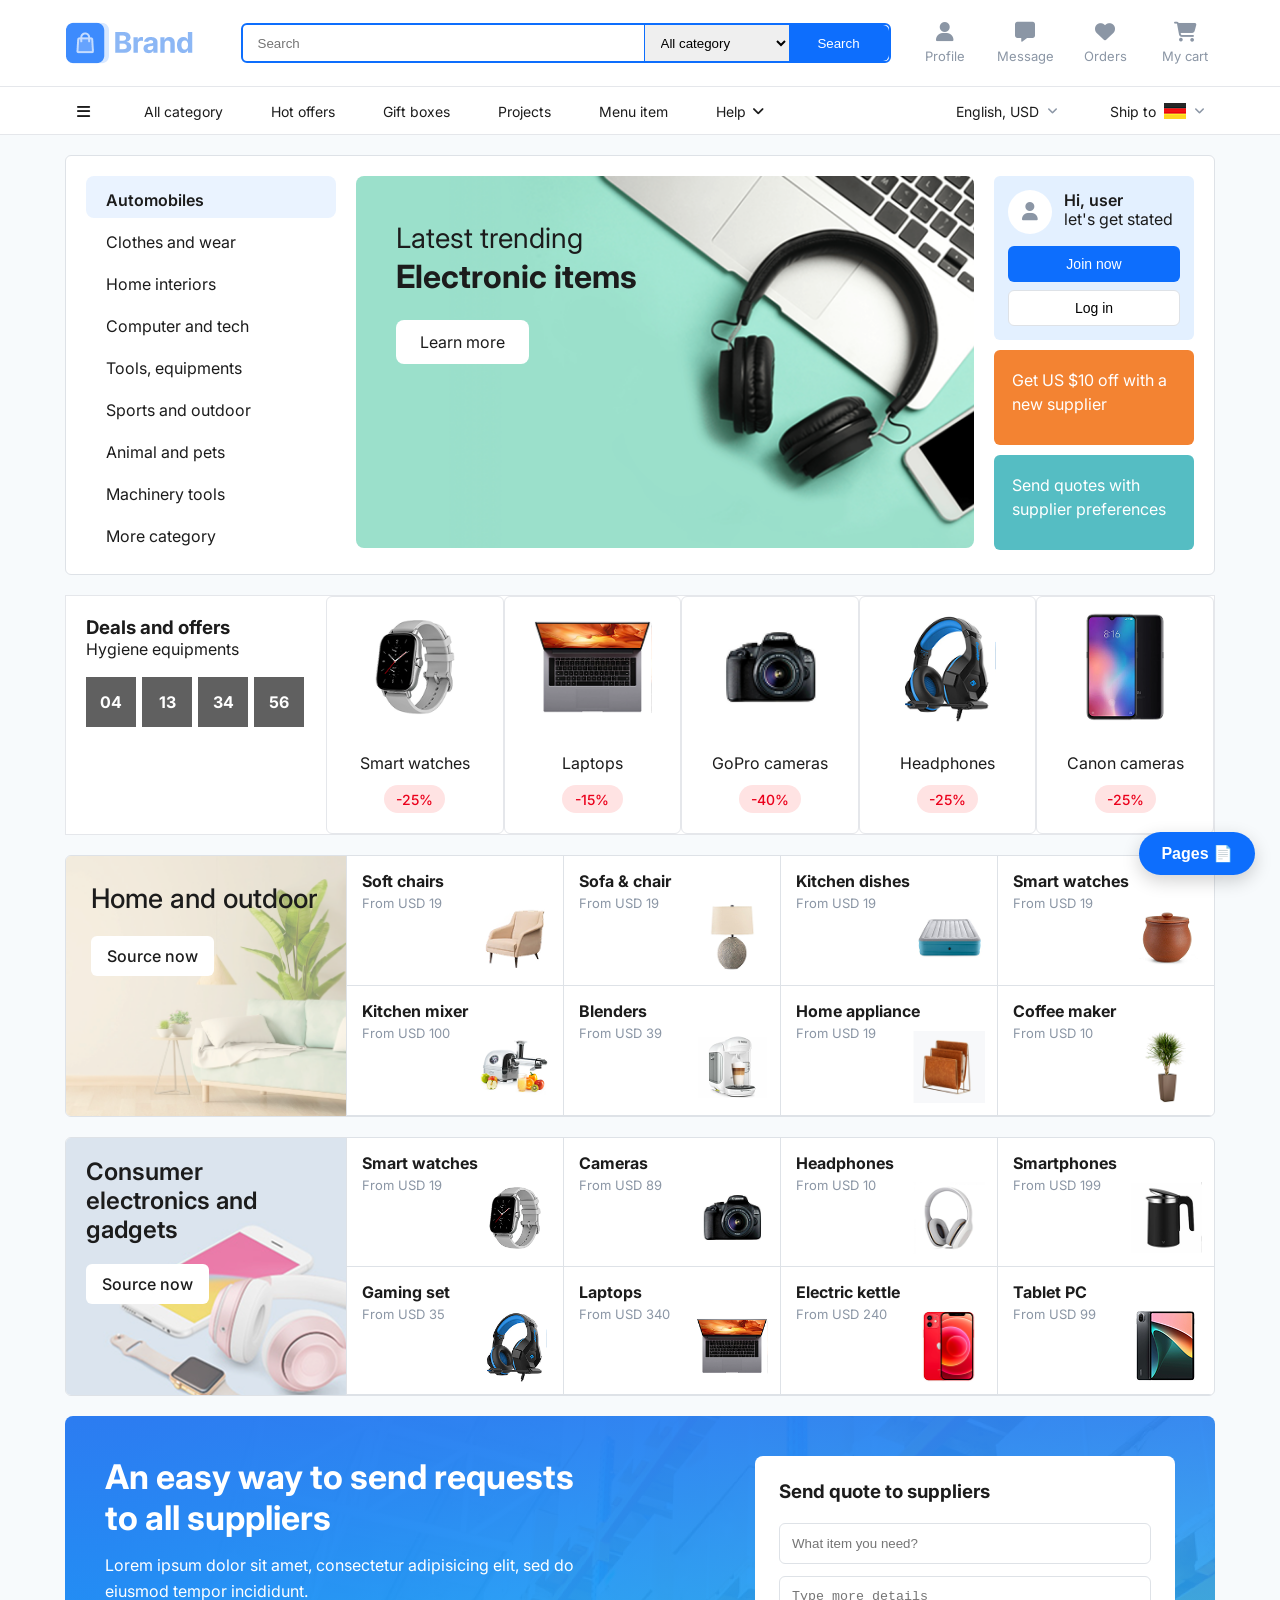
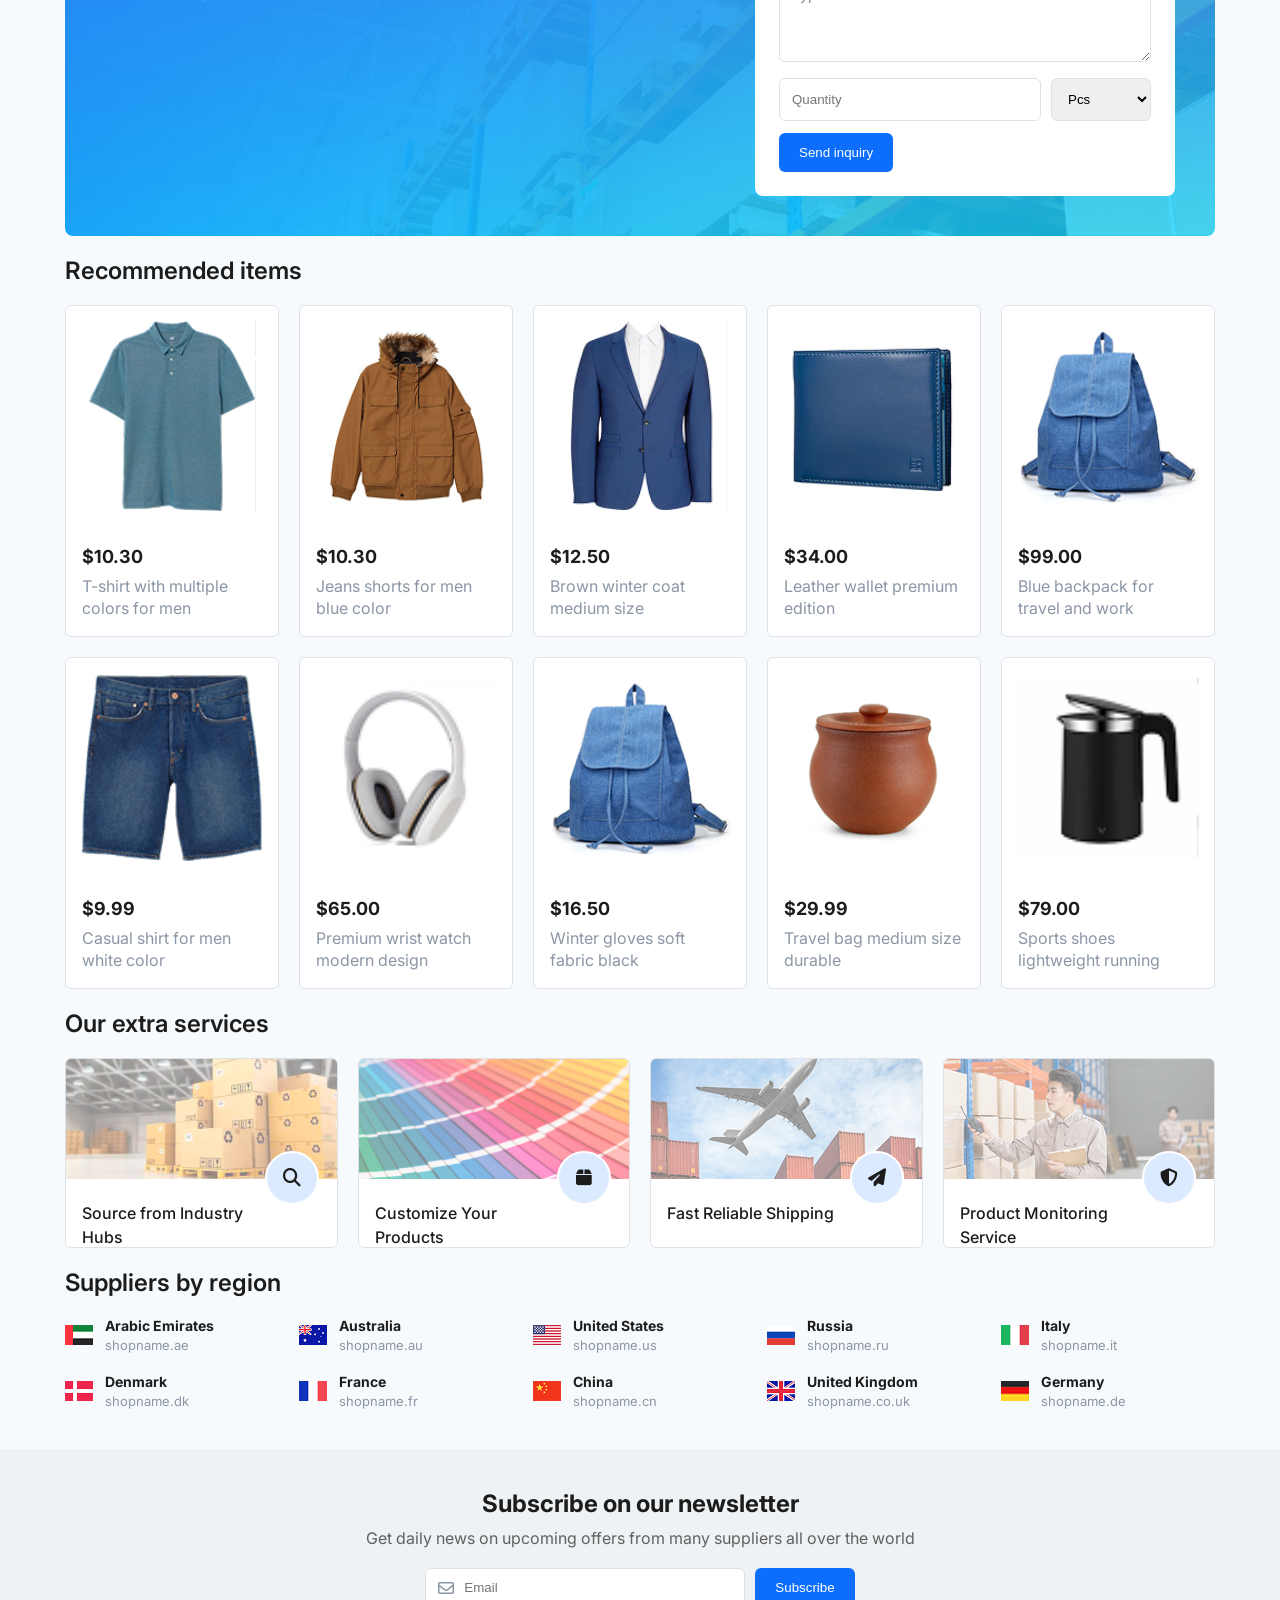
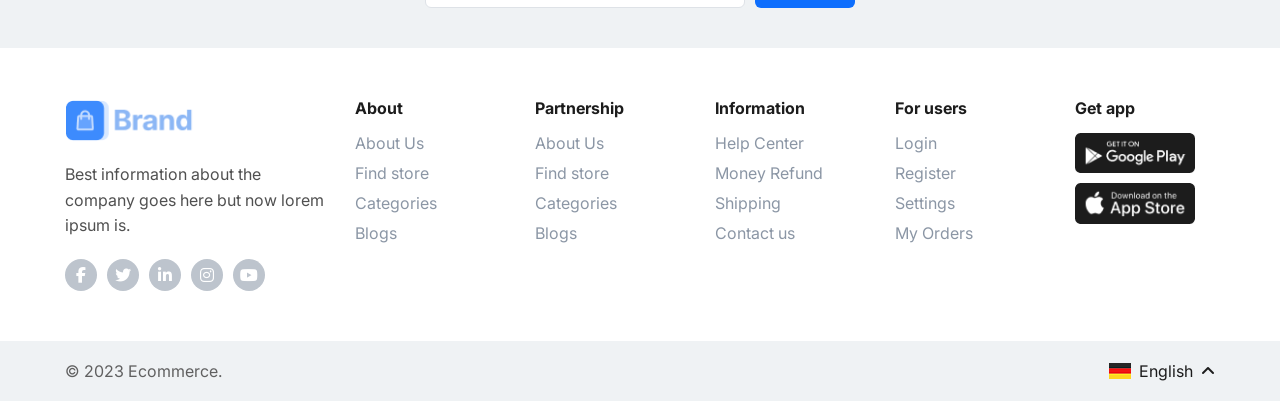
<file: index.html>
<!DOCTYPE html>
<html lang="en">

<head>
<meta charset="UTF-8">


<title>Brand - Home</title>
<link rel="stylesheet" href="css/styles.css">
<link rel="stylesheet"
href="https://cdnjs.cloudflare.com/ajax/libs/font-awesome/6.5.1/css/all.min.css">
<link href="https://fonts.googleapis.com/css2?family=Inter:wght@300;400;500;600;700&display=swap" rel="stylesheet">
<link rel="stylesheet"
href="https://cdnjs.cloudflare.com/ajax/libs/font-awesome/6.5.1/css/all.min.css">

</head>
<body>
<!-- HEADER -->
<header class="header">
    <div class="container header-top">
        <a href="index.html" class="logo">
          <img src="assets/images/logo-colored.png" alt="Brand">
        </a>
        <form class="search-box">
            <input type="text" placeholder="Search">
            <select>
                <option>All category</option>
            </select>
            <button type="submit">Search</button>
        </form>
        <div class="header-icons">
            <a href="#" class="icon-item">
                <i class="fa-solid fa-user"></i>
                <span>Profile</span>
            </a>
            <a href="#" class="icon-item">
                <i class="fa-solid fa-message"></i>
                <span>Message</span>
            </a>
            <a href="#" class="icon-item">
                <i class="fa-solid fa-heart"></i>
                <span>Orders</span>
            </a>
            <a href="category-listing.html" class="icon-item">
                <i class="fa-solid fa-cart-shopping"></i>
                <span>My cart</span>
            </a>
        </div>
    </div>
</header>
<!-- NAVBAR -->
<nav class="navbar">
    <div class="container nav-wrapper">
        <div class="nav-left">
           <a id="menuBtn" class="nav-menu-btn">
            <i class="fa-solid fa-bars"></i> </a>
            <a href="listing-grid.html" class="menu-toggle">
                All category
            </a>
            <a href="#">Hot offers</a>
            <a href="#">Gift boxes</a>
            <a href="#">Projects</a>
            <a href="#">Menu item</a>
            <a href="#">
                Help
                <i class="fa-solid fa-angle-down"></i>
            </a>
        </div>
        <div class="nav-right">
            <div class="language-box">
                English, USD
                <i class="fa-solid fa-angle-down"></i>
            </div>
            <div class="ship-country">
                Ship to
                <img src="assets/images/DE@2x.png" alt="">
                <i class="fa-solid fa-angle-down"></i>
            </div>
        </div>
    </div>
</nav>
<div class="pages-menu">
    <button id="pagesBtn" class="pages-btn">
         Pages 📄
    </button>
    <div id="pagesDropdown" class="pages-dropdown">
        <a href="index.html">🏠 Home</a>
        <a href="listing-list.html">📋 Listing List</a>
        <a href="listing-grid.html">🔲 Listing Grid</a>
        <a href="details.html">📦 Product Details</a>
        <a href="category-listing.html">🛒 Cart Page</a>
    </div>
</div>
<div id="overlay" class="overlay"></div>
<aside id="sidebar" class="sidebar">
    <div class="sidebar-header">
        <div class="user-box">
            <img src="assets/images/avater.PNG" alt="">
            <p>Sign in | Register</p>
        </div>
        <button id="closeBtn" class="close-btn">
            <i class="fa-solid fa-xmark"></i>
        </button>
    </div>
    <nav class="sidebar-menu">
        <a href="index.html">
            <i class="fa-solid fa-house"></i>
            Home
        </a>
        <a href="listing-list.html">
            <i class="fa-solid fa-list"></i>
            Categories
        </a>
        <a href="#">
            <i class="fa-regular fa-heart"></i>
            Favorites
        </a>
        <a href="#">
            <i class="fa-regular fa-credit-card"></i>
            My orders
        </a>
        <hr>
        <a href="#">
            <i class="fa-solid fa-globe"></i>
            English | USD
        </a>
        <a href="#">
            <i class="fa-solid fa-headset"></i>
            Contact us
        </a>
        <a href="#">
            <i class="fa-solid fa-building"></i>
            About
        </a>
        <hr>
        <a href="#" class="bottom-link">User agreement</a>
        <a href="#" class="bottom-link">Partnership</a>
        <a href="#" class="bottom-link">Privacy policy</a>
    </nav>
</aside>
<!-- HERO SECTION -->
<section class="container">
    <div class="hero-section">
        <!-- LEFT MENU -->
        <div class="hero-categories">
            <a href="#" class="active">Automobiles</a>
            <a href="#">Clothes and wear</a>
            <a href="#">Home interiors</a>
            <a href="#">Computer and tech</a>
            <a href="#">Tools, equipments</a>
            <a href="#">Sports and outdoor</a>
            <a href="#">Animal and pets</a>
            <a href="#">Machinery tools</a>
            <a href="#">More category</a>
        </div>
        <!-- CENTER BANNER -->
        <div class="hero-banner">
            <div class="hero-content">
                <h3>Latest trending</h3>
                <h1>Electronic items</h1>
                <a href="#" class="learn-btn">
                    Learn more
                </a>
            </div>
        </div>
        <!-- RIGHT SIDE -->
        <div class="hero-sidebar">
            <div class="user-box">
                <div class="user-top">
                    <i class="fa-solid fa-user"></i>
                    <div class="user-info">
                        <h4>Hi, user</h4>
                        <p>let's get stated</p>
                    </div>
                </div>
                <button class="join-btn">
                    Join now
                </button>
                <button class="login-btn">
                    Log in
                </button>
            </div>
            <div class="offer-box">
                Get US $10 off with a new supplier
            </div>
            <div class="quote-box">
                Send quotes with supplier preferences
            </div>
        </div>
    </div>
</section>
<!-- DEALS SECTION -->
<section class="container">
    <div class="deals">
        <!-- LEFT -->
        <div class="deal-title">
            <h3>Deals and offers</h3>
            <p>Hygiene equipments</p>
            <div class="timer">
                <div>
                    <strong>04</strong>
                </div>
                <div>
                    <strong>13</strong>
                </div>
                <div>
                    <strong>34</strong>
                </div>
                <div>
                    <strong>56</strong>
                </div>
            </div>
        </div>

        <!-- PRODUCTS -->
<div class="deal-products">

    <div class="product-card">
        <img src="assets/images/08.png" alt="Smart Watch">

        <div class="card-body deal-card-body">
            <h4>Smart watches</h4>
            <span class="discount">-25%</span>
        </div>
    </div>

    <div class="product-card">
        <img src="assets/images/image 34.png" alt="Laptop">

        <div class="card-body deal-card-body">
            <h4>Laptops</h4>
            <span class="discount">-15%</span>
        </div>
    </div>

    <div class="product-card">
        <img src="assets/images/06.png" alt="Camera">

        <div class="card-body deal-card-body">
            <h4>GoPro cameras</h4>
            <span class="discount">-40%</span>
        </div>
    </div>

    <div class="product-card">
        <img src="assets/images/image 29.png" alt="Headphones">

        <div class="card-body deal-card-body">
            <h4>Headphones</h4>
            <span class="discount">-25%</span>
        </div>
    </div>

    <div class="product-card">
        <img src="assets/images/image 23.png" alt="Phone">

        <div class="card-body deal-card-body">
            <h4>Canon cameras</h4>
            <span class="discount">-25%</span>
        </div>
    </div>
</div>
</section>
<!-- HOME & OUTDOOR -->
<section class="container section-block">
    <div class="category-showcase">
        <div class="showcase-banner home-banner">
            <div class="showcase-content">
                <h2>
                    Home and outdoor
                </h2>
                <a href="#" class="source-btn">
                    Source now
                </a>
            </div>
        </div>
        <div class="showcase-products">
            <div class="showcase-item">
                <h4>Soft chairs</h4>
                <p>From USD 19</p>
                <img src="assets/images/1.png" alt="">
            </div>
            <div class="showcase-item">
                <h4>Sofa & chair</h4>
                <p>From USD 19</p>
                <img src="assets/images/6.png" alt="">
            </div>
            <div class="showcase-item">
                <h4>Kitchen dishes</h4>
                <p>From USD 19</p>
                <img src="assets/images/image 93.png" alt="">
            </div>
            <div class="showcase-item">
                <h4>Smart watches</h4>
                <p>From USD 19</p>
                <img src="assets/images/3.png" alt="">
            </div>
            <div class="showcase-item">
                <h4>Kitchen mixer</h4>
                <p>From USD 100</p>
                <img src="assets/images/9.png" alt="">
            </div>
            <div class="showcase-item">
                <h4>Blenders</h4>
                <p>From USD 39</p>
                <img src="assets/images/8.png" alt="">
            </div>
            <div class="showcase-item">
                <h4>Home appliance</h4>
                <p>From USD 19</p>
                <img src="assets/images/7.png" alt="">
            </div>
            <div class="showcase-item">
                <h4>Coffee maker</h4>
                <p>From USD 10</p>
                <img src="assets/images/image 89.png" alt="">
            </div>
        </div>
    </div>
</section>
<!-- CONSUMER ELECTRONICS -->
<section class="container section-block">
    <div class="category-showcase electronics-showcase">
        <div class="showcase-banner electronics-banner">
    <h3>Consumer electronics and gadgets</h3>
    <a href="#" class="source-btn">Source now</a>
</div>
        <div class="showcase-products">
    <div class="showcase-item">
        <h4>Smart watches</h4>
        <p>From USD 19</p>
        <img src="assets/images/08.png" alt="">
    </div>
    <div class="showcase-item">
        <h4>Cameras</h4>
        <p>From USD 89</p>
        <img src="assets/images/06.png" alt="">
    </div>
    <div class="showcase-item">
        <h4>Headphones</h4>
        <p>From USD 10</p>
        <img src="assets/images/image 86.png" alt="">
    </div>
    <div class="showcase-item">
        <h4>Smartphones</h4>
        <p>From USD 199</p>
        <img src="assets/images/image 85.png" alt="">
    </div>
    <div class="showcase-item">
        <h4>Gaming set</h4>
        <p>From USD 35</p>
        <img src="assets/images/image 29.png" alt="">
    </div>
    <div class="showcase-item">
        <h4>Laptops</h4>
        <p>From USD 340</p>
        <img src="assets/images/image 34.png" alt="">
    </div>
    <div class="showcase-item">
        <h4>Electric kettle</h4>
        <p>From USD 240</p>
        <img src="assets/images/image 33.png" alt="">
    </div>
    <div class="showcase-item">
        <h4>Tablet PC</h4>
        <p>From USD 99</p>
        <img src="assets/images/image 32.png" alt="">
    </div>
        </div>
    </div>
</section>
<!-- =========================SUPPLIER INQUIRY BANNER========================= -->
<section class="container section-block">
    <div class="supplier-banner">
        <div class="supplier-left">
            <h2>
                An easy way to send requests to all suppliers
            </h2>
            <p>
                Lorem ipsum dolor sit amet, consectetur adipisicing elit,
                sed do eiusmod tempor incididunt.
            </p>
        </div>
        <div class="supplier-form">
            <h3>Send quote to suppliers</h3>
            <form>
                <input
                    type="text"
                    placeholder="What item you need?" >
                <textarea
                    rows="4"
                    placeholder="Type more details"
                ></textarea>
                <div class="form-row">
                    <input
                        type="number"
                        placeholder="Quantity"  >
                    <select>
                        <option>Pcs</option>
                    </select>
                </div>
                <button type="submit">
                    Send inquiry
                </button>
            </form>
        </div>
    </div>
</section>
<!-- =========================RECOMMENDED ITEMS========================= -->
<section class="container section-block">
    <h2 class="section-title">
        Recommended items
    </h2>
    <div class="recommended-grid">
        <!-- Row 1 -->
        <div class="recommended-card">
            <img src="assets/images/Bitmap.png" alt="">
            <div class="recommended-body">
                <h3>$10.30</h3>
                <p>T-shirt with multiple colors for men</p>
            </div>
        </div>
        <div class="recommended-card">
            <img src="assets/images/2 1.png" alt="">
            <div class="recommended-body">
                <h3>$10.30</h3>
                <p>Jeans shorts for men blue color</p>
            </div>
        </div>
        <div class="recommended-card">
            <img src="assets/images/image 30.png" alt="">
            <div class="recommended-body">
                <h3>$12.50</h3>
                <p>Brown winter coat medium size</p>
            </div>
        </div>
        <div class="recommended-card">
            <img src="assets/images/image 24.png" alt="">
            <div class="recommended-body">
                <h3>$34.00</h3>
                <p>Leather wallet premium edition</p>
            </div>
        </div>
        <div class="recommended-card">
            <img src="assets/images/image 26.png" alt="">
            <div class="recommended-body">
                <h3>$99.00</h3>
                <p>Blue backpack for travel and work</p>
            </div>
        </div>
        <!-- Row 2 -->
        <div class="recommended-card">
            <img src="assets/images/Bitmap (2).png" alt="">
            <div class="recommended-body">
                <h3>$9.99</h3>
                <p>Casual shirt for men white color</p>
            </div>
        </div>
        <div class="recommended-card">
            <img src="assets/images/image 86.png" alt="">
            <div class="recommended-body">
                <h3>$65.00</h3>
                <p>Premium wrist watch modern design</p>
            </div>
        </div>
        <div class="recommended-card">
            <img src="assets/images/image 26.png" alt="">
            <div class="recommended-body">
                <h3>$16.50</h3>
                <p>Winter gloves soft fabric black</p>
            </div>
        </div>
        <div class="recommended-card">
            <img src="assets/images/image 90.png" alt="">
            <div class="recommended-body">
                <h3>$29.99</h3>
                <p>Travel bag medium size durable</p>
            </div>
        </div>
        <div class="recommended-card">
            <img src="assets/images/image 85.png" alt="">
            <div class="recommended-body">
                <h3>$79.00</h3>
                <p>Sports shoes lightweight running</p>
            </div>
        </div>
    </div>
</section>
<!-- ========================= EXTRA SERVICES ========================= -->
 <section class="container section-block">
    <h2 class="section-title">
        Our extra services
    </h2>
<div class="services-grid">
    <div class="service-card">
    <img src="assets/images/Mask group.png" alt="">
    <div class="service-icon">
        <i class="fa-solid fa-magnifying-glass"></i>
    </div>
    <div class="service-content">
        <h4>Source from Industry Hubs</h4>
    </div>
</div>
<div class="service-card">
    <img src="assets/images/Mask group (1).png" alt="">
    <div class="service-icon">
        <i class="fa-solid fa-box"></i>
    </div>
    <div class="service-content">
        <h4>Customize Your Products</h4>
    </div>
</div>
<div class="service-card">
    <img src="assets/images/image 106.png" alt="">
    <div class="service-icon">
        <i class="fa-solid fa-paper-plane"></i>
    </div>
    <div class="service-content">
        <h4>Fast Reliable Shipping</h4>
    </div>
</div>
<div class="service-card">
    <img src="assets/images/image 107.png" alt="">
    <div class="service-icon">
        <i class="fa-solid fa-shield-halved"></i>
    </div>
    <div class="service-content">
        <h4>Product Monitoring Service</h4>
    </div>
</div>
</div>
</section>
<!-- =========================SUPPLIERS BY REGION========================= -->
<section class="container section-block">
    <h2 class="section-title">
        Suppliers by region
    </h2>
    <div class="suppliers-grid">
        <div class="supplier-country">
            <img src="assets/images/AE@2x.png" alt="">
            <div>
                <h4>Arabic Emirates</h4>
                <p>shopname.ae</p>
            </div>
        </div>
        <div class="supplier-country">
            <img src="assets/images/icon.png" alt="">
            <div>
                <h4>Australia</h4>
                <p>shopname.au</p>
            </div>
        </div>
        <div class="supplier-country">
            <img src="assets/images/US@2x.png" alt="">
            <div>
                <h4>United States</h4>
                <p>shopname.us</p>
            </div>
        </div>
        <div class="supplier-country">
            <img src="assets/images/RU@2x.png" alt="">
            <div>
                <h4>Russia</h4>
                <p>shopname.ru</p>
            </div>
        </div>
        <div class="supplier-country">
            <img src="assets/images/IT@2x.png" alt="">
            <div>
                <h4>Italy</h4>
                <p>shopname.it</p>
            </div>
        </div>
        <div class="supplier-country">
            <img src="assets/images/DK@2x.png" alt="">
            <div>
                <h4>Denmark</h4>
                <p>shopname.dk</p>
            </div>
        </div>
        <div class="supplier-country">
            <img src="assets/images/FR@2x.png" alt="">
            <div>
                <h4>France</h4>
                <p>shopname.fr</p>
            </div>
        </div>
        <div class="supplier-country">
            <img src="assets/images/CN@2x.png" alt="">
            <div>
                <h4>China</h4>
                <p>shopname.cn</p>
            </div>
        </div>
        <div class="supplier-country">
            <img src="assets/images/GB@2x.png" alt="">
            <div>
                <h4>United Kingdom</h4>
                <p>shopname.co.uk</p>
            </div>
        </div>
        <div class="supplier-country">
            <img src="assets/images/DE@2x.png" alt="">
            <div>
                <h4>Germany</h4>
                <p>shopname.de</p>
            </div>
        </div>
    </div>
</section>
<!-- =========================NEWSLETTER========================= -->
<section class="newsletter">
    <div class="container">
        <h2>
            Subscribe on our newsletter
        </h2>
        <p>
            Get daily news on upcoming offers from many suppliers all over the world
        </p>
        <form class="newsletter-form">
            <div class="newsletter-input">
                <i class="fa-regular fa-envelope"></i>
                <input
                    type="email"
                    placeholder="Email"
                >
            </div>
            <button type="submit">
                Subscribe
            </button>
        </form>
    </div>
</section>
<!-- =========================FOOTER========================= -->
<footer class="footer">
    <div class="container footer-grid">
        <!-- COLUMN 1 -->
        <div class="footer-brand">
            <img
                src="assets/images/logo-colored.png"
                alt="Brand"
            >
            <p>
                Best information about the company goes here but now
                lorem ipsum is.
            </p>
            <div class="social-icons">
                <a href="#">
                    <i class="fa-brands fa-facebook-f"></i>
                </a>
                <a href="#">
                    <i class="fa-brands fa-twitter"></i>
                </a>
                <a href="#">
                    <i class="fa-brands fa-linkedin-in"></i>
                </a>
                <a href="#">
                    <i class="fa-brands fa-instagram"></i>
                </a>
                <a href="#">
                    <i class="fa-brands fa-youtube"></i>
                </a>
            </div>
        </div>
        <!-- COLUMN 2 -->
        <div>
            <h4>About</h4>
            <ul>
                <li><a href="#">About Us</a></li>
                <li><a href="#">Find store</a></li>
                <li><a href="#">Categories</a></li>
                <li><a href="#">Blogs</a></li>

            </ul>
        </div>
        <!-- COLUMN 3 -->
        <div>
            <h4>Partnership</h4>
            <ul>
                <li><a href="#">About Us</a></li>
                <li><a href="#">Find store</a></li>
                <li><a href="#">Categories</a></li>
                <li><a href="#">Blogs</a></li>
            </ul>
        </div>
        <!-- COLUMN 4 -->
        <div>
            <h4>Information</h4>
            <ul>
                <li><a href="#">Help Center</a></li>
                <li><a href="#">Money Refund</a></li>
                <li><a href="#">Shipping</a></li>
                <li><a href="#">Contact us</a></li>
            </ul>
        </div>
        <!-- COLUMN 5 -->
        <div>
            <h4>For users</h4>
            <ul>
                <li><a href="#">Login</a></li>
                <li><a href="#">Register</a></li>
                <li><a href="#">Settings</a></li>
                <li><a href="#">My Orders</a></li>
            </ul>
        </div>
        <!-- COLUMN 6 -->
        <div>
            <h4>Get app</h4>
            <div class="app-buttons">
                <img
                    src="assets/images/Group.png"
                    alt="App Store"
                >
                <img
                    src="assets/images/market-button.png"
                    alt="Google Play"
                >
            </div>
        </div>
    </div>
</footer>

<!-- =========================FOOTER BOTTOM ========================= -->
<div class="footer-bottom">
    <div class="container footer-bottom-wrapper">
        <p>
            © 2023 Ecommerce.
        </p>
        <div class="footer-language">
            <img
                src="assets/images/DE@2x.png"
                alt="Germany"
            >
            English
            <i class="fa-solid fa-angle-up"></i>
        </div>
    </div>
</div>
<script src="js/main.js"></script>
</body>
</html>
</file>
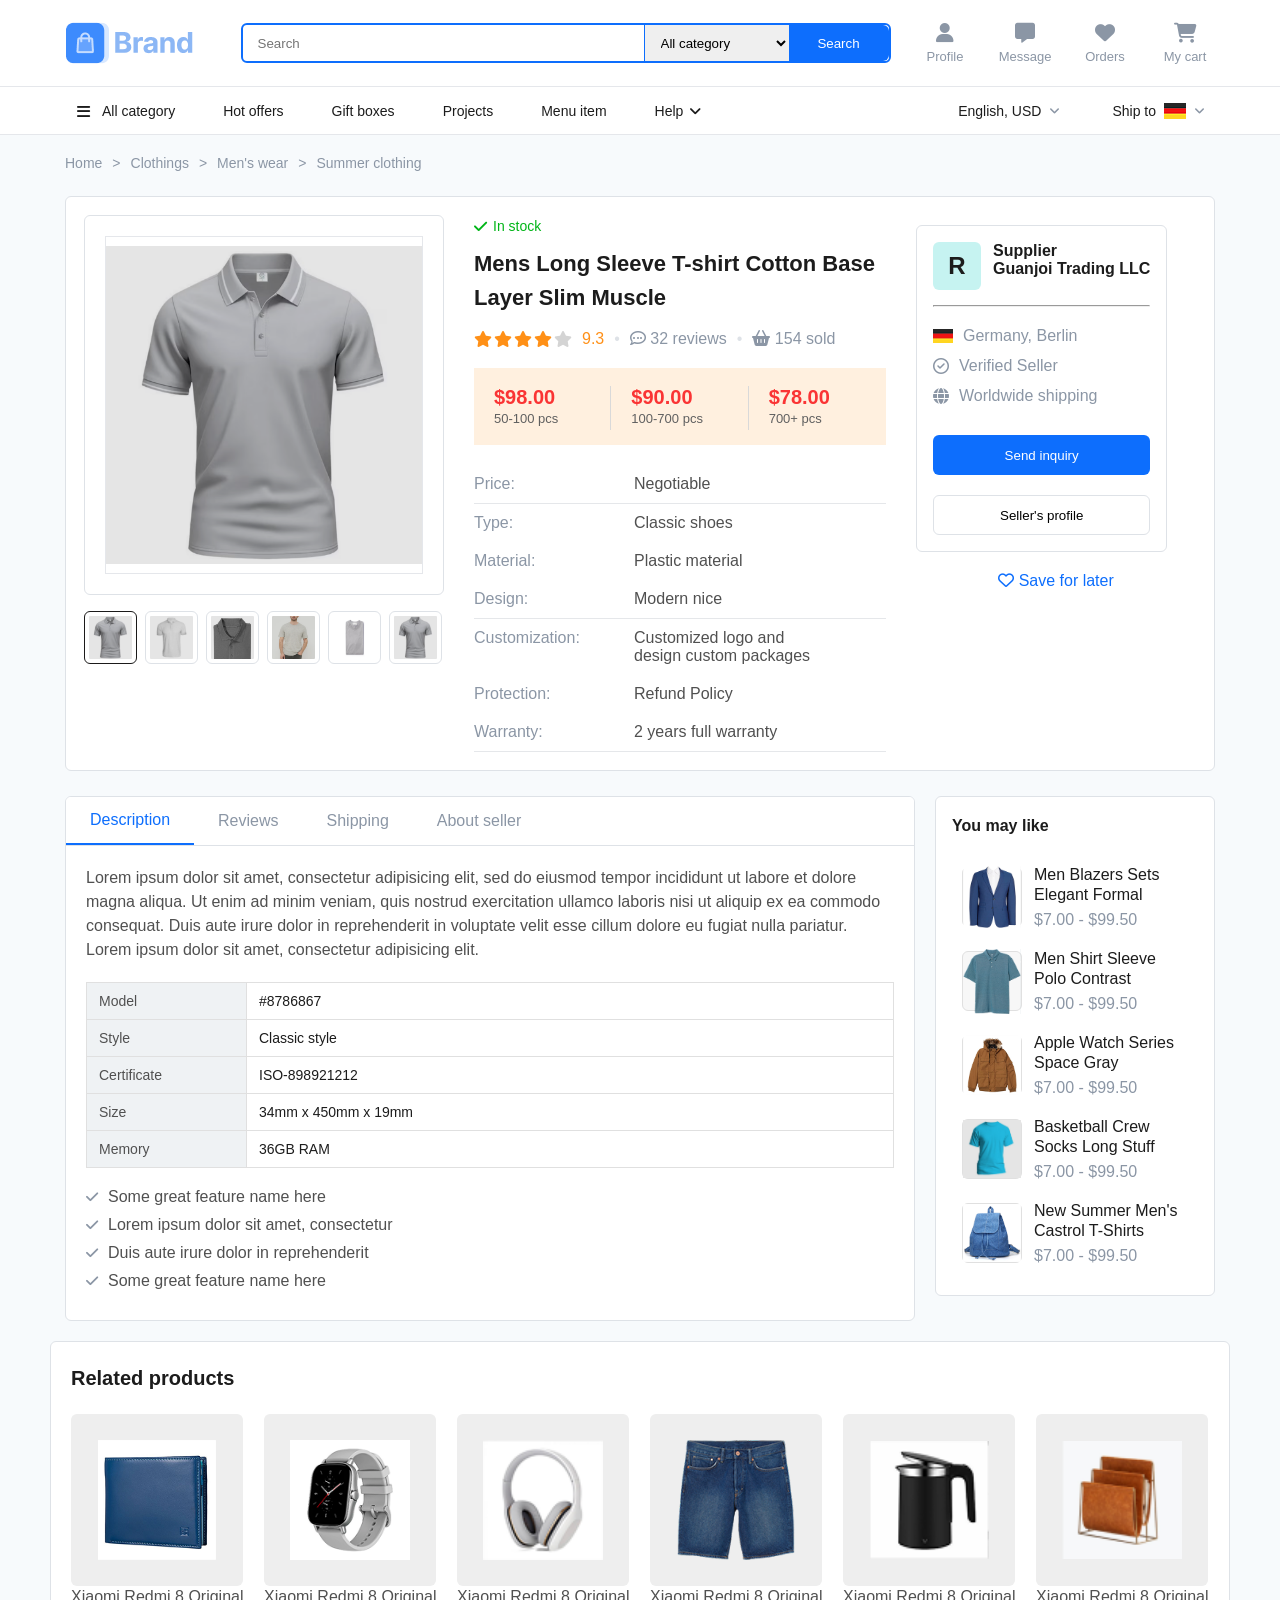
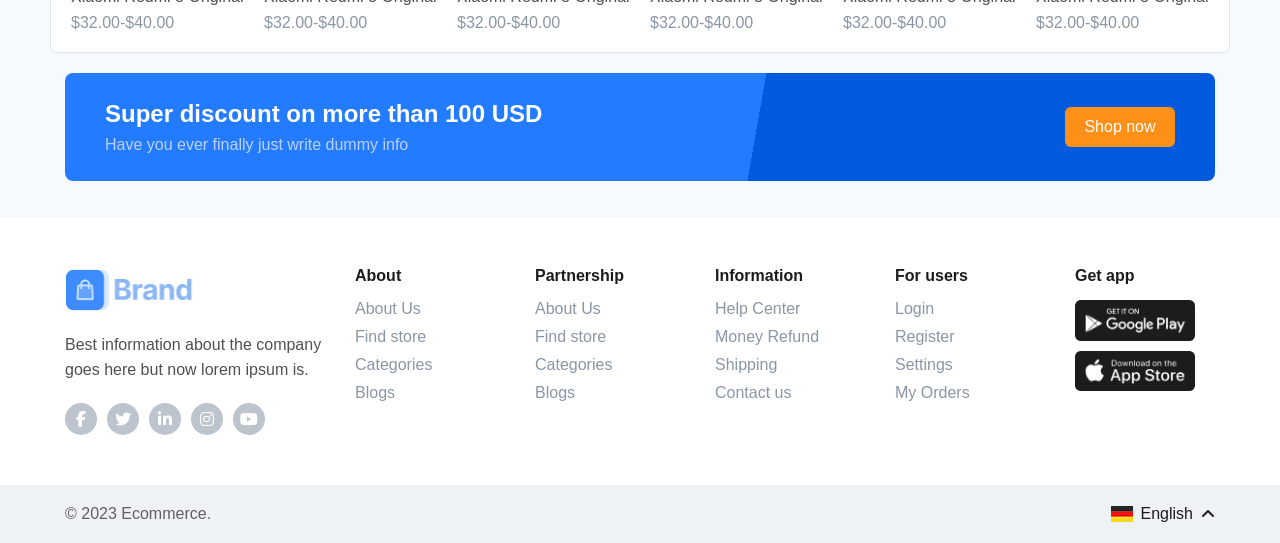
<file: details.html>
<!DOCTYPE html>
<html lang="en">
<head>
    <meta charset="UTF-8">
    
    <title>web-details</title>
    <link rel="stylesheet" href="css/styles.css">
    <link rel="stylesheet"
    href="https://cdnjs.cloudflare.com/ajax/libs/font-awesome/6.5.1/css/all.min.css">
</head>
<body>
    <!-- HEADER -->
<header class="header">
    <div class="container header-top">

        <a href="index.html" class="logo">
          <img src="assets/images/logo-colored.png" alt="Brand">
        </a>
        <form class="search-box">
            <input type="text" placeholder="Search">
            <select>
                <option>All category</option>
            </select>
            <button type="submit">Search</button>
        </form>
        <div class="header-icons">
            <a href="#" class="icon-item">
                <i class="fa-solid fa-user"></i>
                <span>Profile</span>
            </a>
            <a href="#" class="icon-item">
                <i class="fa-solid fa-message"></i>
                <span>Message</span>
            </a>
            <a href="#" class="icon-item">
                <i class="fa-solid fa-heart"></i>
                <span>Orders</span>
            </a>
            <a href="cart.html" class="icon-item">
                <i class="fa-solid fa-cart-shopping"></i>
                <span>My cart</span>
            </a>
        </div>
    </div>
</header>
<!-- NAVBAR -->
<nav class="navbar">
    <div class="container nav-wrapper">
        <div class="nav-left">
            <a href="#">
                <i class="fa-solid fa-bars"></i>
                All category
            </a>
            <a href="#">Hot offers</a>
            <a href="#">Gift boxes</a>
            <a href="#">Projects</a>
            <a href="#">Menu item</a>
            <a href="#">
                Help
                <i class="fa-solid fa-angle-down"></i>
            </a>
        </div>
        <div class="nav-right">
            <div class="language-box">
                English, USD
                <i class="fa-solid fa-angle-down"></i>
            </div>
            <div class="ship-country">
                Ship to
                <img src="assets/images/DE@2x.png" alt="">
                <i class="fa-solid fa-angle-down"></i>
            </div>
        </div>
    </div>
</nav>
<!-- BREADCRUMB -->
<section class="container breadcrumb-section">
    <div class="breadcrumb">
        <a href="#">Home</a>
        <span>></span>
        <a href="#">Clothings</a>
        <span>></span>
        <a href="#">Men's wear</a>
        <span>></span>
        <span>Summer clothing</span>
    </div>
</section>

<main class="details-page container">

    <section class="product-details-card">

    <!-- LEFT -->
    <div class="product-gallery">
    <div class="main-image">
    <img src="assets/images/grey2.PNG" alt="">
</div>
<div class="thumbnail-list">
    <img class="active-thumb" src="assets/images/grey2.PNG" alt="">
    <img src="assets/images/grey.PNG" alt="">
    <img src="assets/images/grey4.PNG" alt="">
    <img src="assets/images/grey5.PNG" alt="">
    <img src="assets/images/grey3.jpg" alt="">
    <img src="assets/images/grey2.PNG" alt="">
</div>
    </div>
    <!-- CENTER -->
    <div class="product-info">
  <p class="stock-status" style="color:#00B517">
    <i class="fa-solid fa-check"></i>
    In stock
</p>
<h2>
    Mens Long Sleeve T-shirt Cotton Base Layer Slim Muscle
</h2>
<div class="product-rating">
<span class="stars">
    <i class="fa-solid fa-star"></i>
    <i class="fa-solid fa-star"></i>
    <i class="fa-solid fa-star"></i>
    <i class="fa-solid fa-star"></i>
    <i class="fa-solid fa-star last-star"></i>
</span>
<span class="score">9.3</span>
<span class="dot">•</span>
<span>
    <i class="fa-regular fa-comment-dots"></i>
    32 reviews
</span>
<span class="dot">•</span>
<span>
    <i class="fa-solid fa-basket-shopping"></i>
    154 sold
</span>

</div>
<div class="price-box">
    <div>
        <strong>$98.00</strong>
        <span>50-100 pcs</span>
    </div>
    <div>
        <strong>$90.00</strong>
        <span>100-700 pcs</span>
    </div>
    <div>
        <strong>$78.00</strong>
        <span>700+ pcs</span>
    </div>
</div>
<div class="spec-table">
    <div>
        <span>Price:</span>
        <strong>Negotiable</strong>
    </div>
    <div>
        <span>Type:</span>
        <strong>Classic shoes</strong>
    </div>
    <div>
        <span>Material:</span>
        <strong>Plastic material</strong>
    </div>
    <div>
        <span>Design:</span>
        <strong>Modern nice</strong>
    </div>
    <div>
        <span>Customization:</span>
        <strong><li type="none">Customized logo and</li> <li type="none">design custom packages</li></strong>
    </div>
    <div>
        <span>Protection:</span>
        <strong>Refund Policy</strong>
    </div>
    <div>
        <span>Warranty:</span>
        <strong>2 years full warranty</strong>
    </div>
</div>
    </div>
    <!-- RIGHT -->
     <div class="supplier-wrapper">
    <div class="supplier-card">
    <div class="supplier-top">
    <div class="supplier-logo">
        R
    </div>
    <div>
        <h4>Supplier</h4>
        <h4>Guanjoi Trading LLC</h4>
    </div>
</div>
<hr>
<ul class="supplier-info">
    <li>
        <img src="assets/images/DE@2x.png" alt=""> 
        Germany, Berlin
    </li>

    <li>
        <i class="fa-regular fa-circle-check"></i>
        Verified Seller
    </li>

    <li>
        <i class="fa-solid fa-globe"></i>
        Worldwide shipping
    </li>
</ul>
<button class="send-btn">
    Send inquiry
</button>
<button class="profile-btn">
    Seller's profile
</button>
    </div>
<a href="#" class="save-link">
   <i class="fa-regular fa-heart"></i> Save for later
</a>
    </div>
</section>
</main>
<div class="container">
<section class="product-info-section">
    <div class="description-card">
        <div class="tabs">
            <button class="tab active">Description</button>
            <button class="tab">Reviews</button>
            <button class="tab">Shipping</button>
            <button class="tab">About seller</button>
        </div>
        <div class="description-content">
<p>
    Lorem ipsum dolor sit amet, consectetur adipisicing elit,
    sed do eiusmod tempor incididunt ut labore et dolore magna aliqua.
    Ut enim ad minim veniam, quis nostrud exercitation ullamco laboris
    nisi ut aliquip ex ea commodo consequat.

    Duis aute irure dolor in reprehenderit in voluptate velit esse
    cillum dolore eu fugiat nulla pariatur. Lorem ipsum dolor sit amet,
    consectetur adipisicing elit.
</p>
<table class="spec-table">
    <tr>
        <td>Model</td>
        <td>#8786867</td>
    </tr>
    <tr>
        <td>Style</td>
        <td>Classic style</td>
    </tr>
    <tr>
        <td>Certificate</td>
        <td>ISO-898921212</td>
    </tr>
    <tr>
        <td>Size</td>
        <td>34mm x 450mm x 19mm</td>
    </tr>
    <tr>
        <td>Memory</td>
        <td>36GB RAM</td>
    </tr>
</table>
<ul class="feature-list">
    <li>
        <i class="fa-solid fa-check"></i>
        Some great feature name here
    </li>
    <li>
        <i class="fa-solid fa-check"></i>
        Lorem ipsum dolor sit amet, consectetur
    </li>
    <li>
        <i class="fa-solid fa-check"></i>
        Duis aute irure dolor in reprehenderit
    </li>
    <li>
        <i class="fa-solid fa-check"></i>
        Some great feature name here
    </li>
</ul>
        </div>
    </div>
<aside class="you-may-like">
    <h3>You may like</h3>
    <div class="like-item">
        <div class="like-thumb">
            <img src="assets/images/image 30.png" alt="">
        </div>
        <div class="like-info">
            <h4>Men Blazers Sets Elegant Formal</h4>
            <div class="like-price">$7.00 - $99.50</div>
        </div>
    </div>
    <div class="like-item">
        <div class="like-thumb">
            <img src="assets/images/Bitmap.png" alt="">
        </div>
        <div class="like-info">
            <h4>Men Shirt Sleeve Polo Contrast</h4>
            <div class="like-price">$7.00 - $99.50</div>
        </div>
    </div>
    <div class="like-item">
        <div class="like-thumb">
            <img src="assets/images/2 1.png" alt="">
        </div>
        <div class="like-info">
            <h4>Apple Watch Series Space Gray</h4>
            <div class="like-price">$7.00 - $99.50</div>
        </div>
    </div>
    <div class="like-item">
        <div class="like-thumb">
            <img src="assets/images/blue.PNG" alt="">
        </div>
        <div class="like-info">
            <h4>Basketball Crew Socks Long Stuff</h4>
            <div class="like-price">$7.00 - $99.50</div>
        </div>
    </div>
    <div class="like-item">
        <div class="like-thumb">
            <img src="assets/images/image 26.png" alt="">
        </div>
        <div class="like-info">
            <h4>New Summer Men's Castrol T-Shirts</h4>
            <div class="like-price">$7.00 - $99.50</div>
        </div>
    </div>
</aside>
</section>
</div>
<section class="related-products container">
    <h3>Related products</h3>
    <div class="related-grid">
        <!-- Product Card -->
<div class="related-card">
    <div class="related-img">
        <img src="assets/images/image 24.png" alt="">
    </div>
    <h4>Xiaomi Redmi 8 Original</h4>
    <p>$32.00-$40.00</p>
</div>
<div class="related-card">
    <div class="related-img">
        <img src="assets/images/08.png" alt="">
    </div>
    <h4>Xiaomi Redmi 8 Original</h4>
    <p>$32.00-$40.00</p>
</div>
<div class="related-card">
    <div class="related-img">
        <img src="assets/images/image 86.png" alt="">
    </div>
    <h4>Xiaomi Redmi 8 Original</h4>
    <p>$32.00-$40.00</p>
</div>
<div class="related-card">
    <div class="related-img">
        <img src="assets/images/Bitmap (2).png" alt="">
    </div>
    <h4>Xiaomi Redmi 8 Original</h4>
    <p>$32.00-$40.00</p>
</div>
<div class="related-card">
    <div class="related-img">
        <img src="assets/images/image 85.png" alt="">
    </div>
    <h4>Xiaomi Redmi 8 Original</h4>
    <p>$32.00-$40.00</p>
</div>
<div class="related-card">
    <div class="related-img">
        <img src="assets/images/7.png" alt="">
    </div>
    <h4>Xiaomi Redmi 8 Original</h4>
    <p>$32.00-$40.00</p>
</div>
    </div>
</section>
<div class="container">
<section class="discount-banner">
    <div class="discount-left">
        <h3>Super discount on more than 100 USD</h3>
        <p>Have you ever finally just write dummy info</p>
    </div>
    <button>Shop now</button>
</section>
</div>
<!-- =========================FOOTER========================= -->
<footer class="footer">
    <div class="container footer-grid">
        <!-- COLUMN 1 -->
        <div class="footer-brand">
            <img
                src="assets/images/logo-colored.png"
                alt="Brand"
            >
            <p>
                Best information about the company goes here but now
                lorem ipsum is.
            </p>
            <div class="social-icons">
                <a href="#">
                    <i class="fa-brands fa-facebook-f"></i>
                </a>
                <a href="#">
                    <i class="fa-brands fa-twitter"></i>
                </a>
                <a href="#">
                    <i class="fa-brands fa-linkedin-in"></i>
                </a>
                <a href="#">
                    <i class="fa-brands fa-instagram"></i>
                </a>
                <a href="#">
                    <i class="fa-brands fa-youtube"></i>
                </a>
            </div>
        </div>
        <!-- COLUMN 2 -->
        <div>
            <h4>About</h4>
            <ul>
                <li><a href="#">About Us</a></li>
                <li><a href="#">Find store</a></li>
                <li><a href="#">Categories</a></li>
                <li><a href="#">Blogs</a></li>

            </ul>
        </div>
        <!-- COLUMN 3 -->
        <div>
            <h4>Partnership</h4>
            <ul>
                <li><a href="#">About Us</a></li>
                <li><a href="#">Find store</a></li>
                <li><a href="#">Categories</a></li>
                <li><a href="#">Blogs</a></li>
            </ul>
        </div>
        <!-- COLUMN 4 -->
        <div>
            <h4>Information</h4>
            <ul>
                <li><a href="#">Help Center</a></li>
                <li><a href="#">Money Refund</a></li>
                <li><a href="#">Shipping</a></li>
                <li><a href="#">Contact us</a></li>
            </ul>
        </div>
        <!-- COLUMN 5 -->
        <div>
            <h4>For users</h4>
            <ul>
                <li><a href="#">Login</a></li>
                <li><a href="#">Register</a></li>
                <li><a href="#">Settings</a></li>
                <li><a href="#">My Orders</a></li>
            </ul>
        </div>
        <!-- COLUMN 6 -->
        <div>
            <h4>Get app</h4>
            <div class="app-buttons">
                <img
                    src="assets/images/Group.png"
                    alt="App Store"
                >
                <img
                    src="assets/images/market-button.png"
                    alt="Google Play"
                >
            </div>
        </div>
    </div>
</footer>

<!-- =========================FOOTER BOTTOM ========================= -->
<div class="footer-bottom">
    <div class="container footer-bottom-wrapper">
        <p>
            © 2023 Ecommerce.
        </p>
        <div class="footer-language">
            <img
                src="assets/images/DE@2x.png"
                alt="Germany"
            >
            English
            <i class="fa-solid fa-angle-up"></i>
        </div>
    </div>
</div>
    <script src="js/main.js"></script>
</body>
</html>
</file>
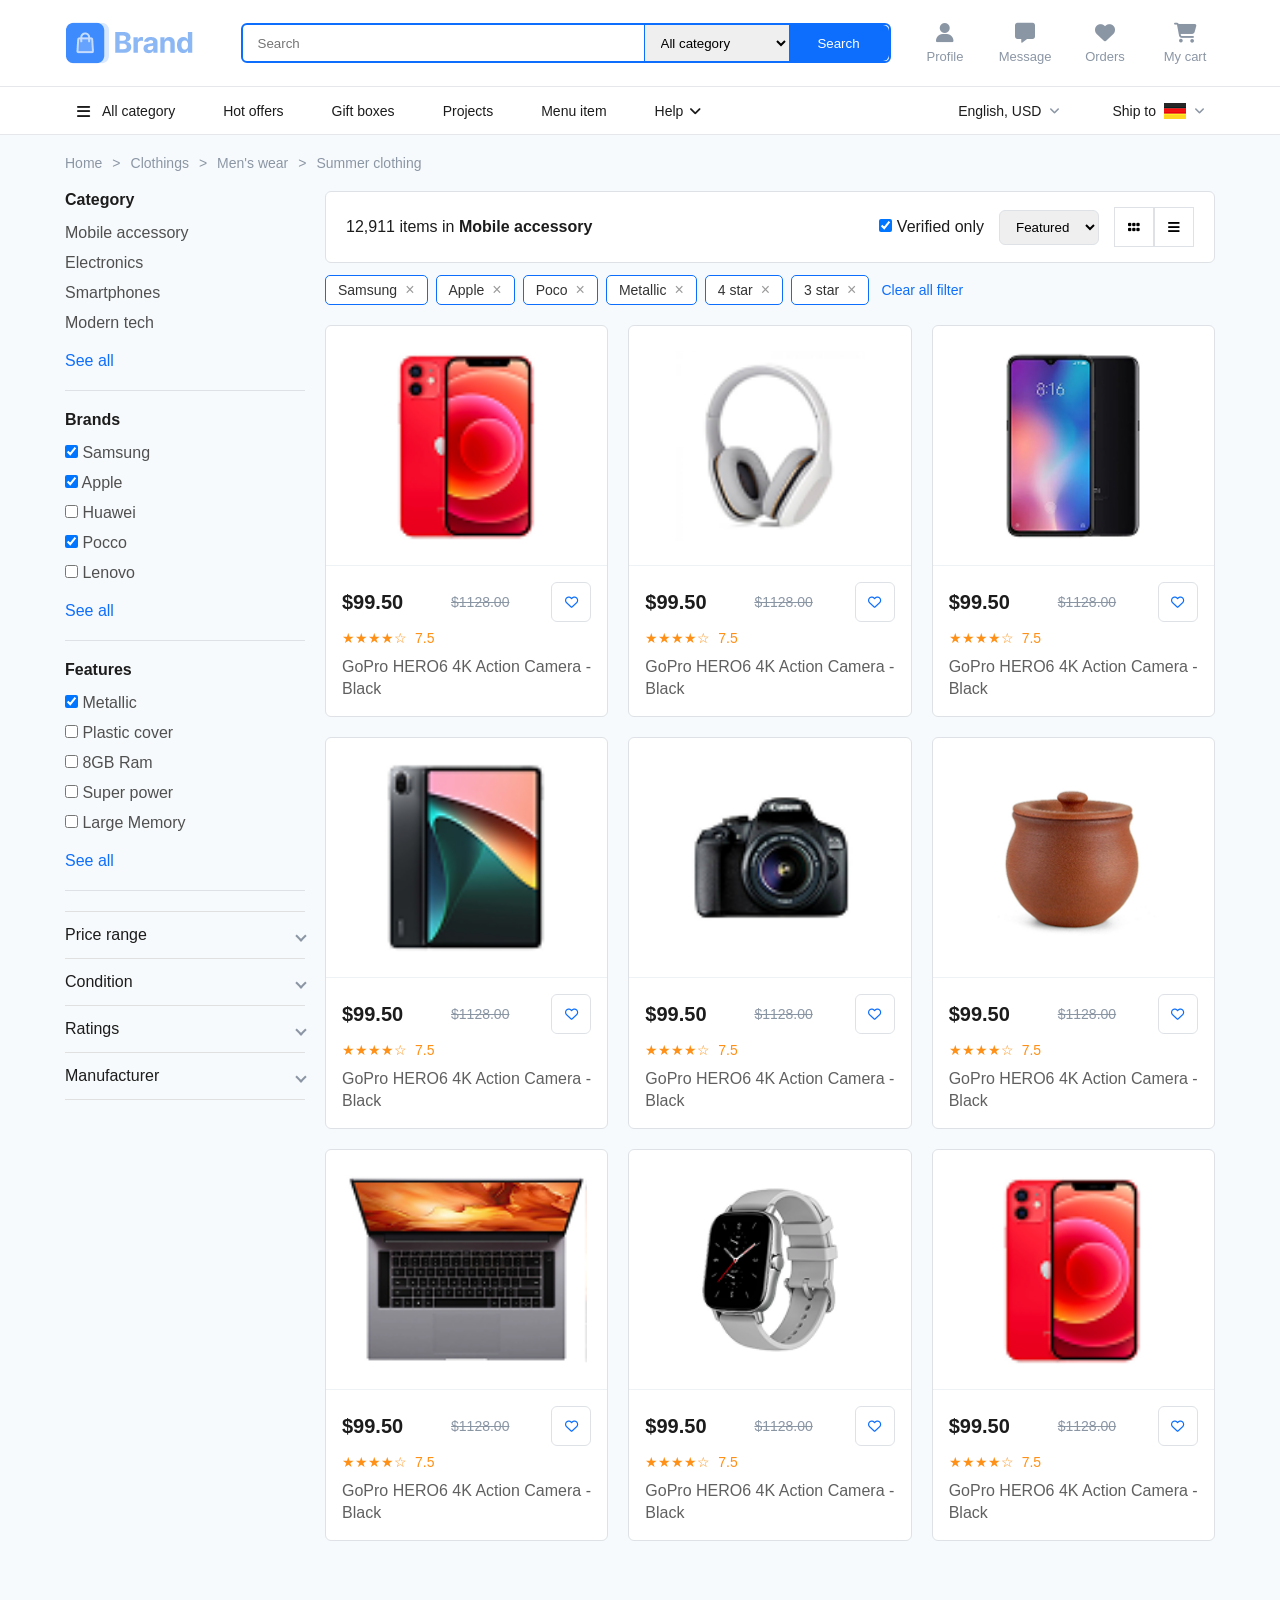
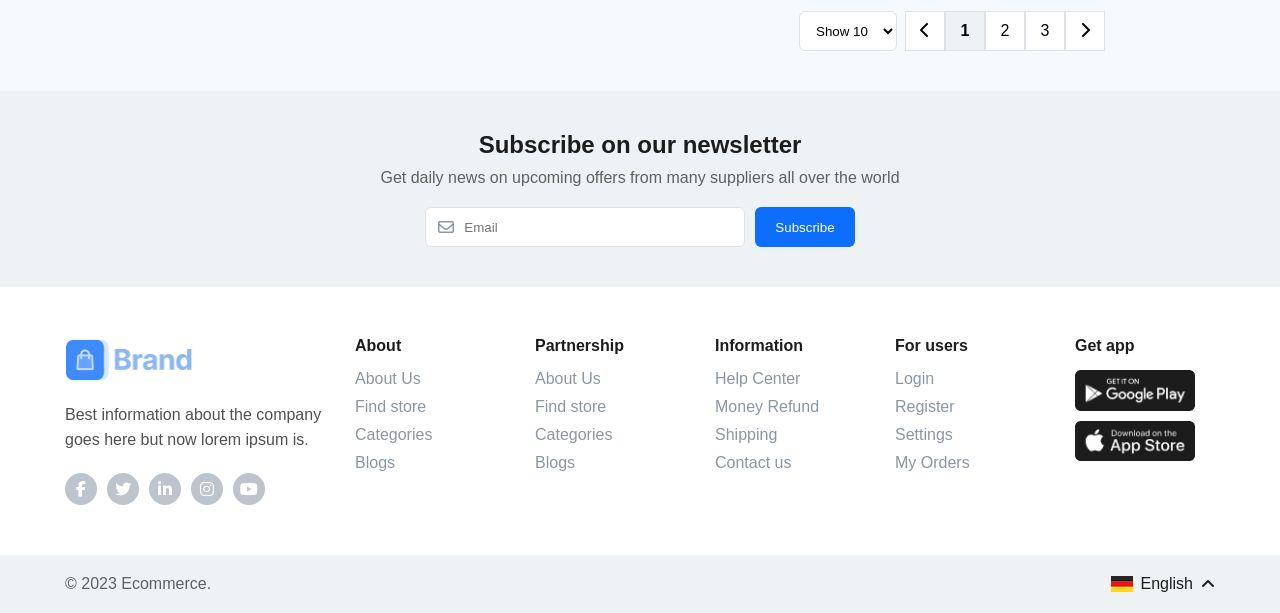
<file: listing-grid.html>
<!DOCTYPE html>
<html lang="en">
<head>
    <meta charset="UTF-8">
    <title>Grid View</title>
    <link rel="stylesheet" href="css/styles.css">
    <link rel="stylesheet"
    href="https://cdnjs.cloudflare.com/ajax/libs/font-awesome/6.5.1/css/all.min.css">
</head>
<body>
   <!-- HEADER -->
<header class="header">
    <div class="container header-top">
        <a href="index.html" class="logo">
          <img src="assets/images/logo-colored.png" alt="Brand">
        </a>
        <form class="search-box">
            <input type="text" placeholder="Search">
            <select>
                <option>All category</option>
            </select>
            <button type="submit">Search</button>
        </form>
        <div class="header-icons">
            <a href="#" class="icon-item">
                <i class="fa-solid fa-user"></i>
                <span>Profile</span>
            </a>
            <a href="#" class="icon-item">
                <i class="fa-solid fa-message"></i>
                <span>Message</span>
            </a>
            <a href="#" class="icon-item">
                <i class="fa-solid fa-heart"></i>
                <span>Orders</span>
            </a>
            <a href="cart.html" class="icon-item">
                <i class="fa-solid fa-cart-shopping"></i>
                <span>My cart</span>
            </a>
        </div>
    </div>
</header>
<!-- NAVBAR -->
<nav class="navbar">
    <div class="container nav-wrapper">
        <div class="nav-left">
            <a href="#">
                <i class="fa-solid fa-bars"></i>
                All category
            </a>
            <a href="#">Hot offers</a>
            <a href="#">Gift boxes</a>
            <a href="#">Projects</a>
            <a href="#">Menu item</a>
            <a href="#">
                Help
                <i class="fa-solid fa-angle-down"></i>
            </a>
        </div>
        <div class="nav-right">
            <div class="language-box">
                English, USD
                <i class="fa-solid fa-angle-down"></i>
            </div>
            <div class="ship-country">
                Ship to
                <img src="assets/images/DE@2x.png" alt="">
                <i class="fa-solid fa-angle-down"></i>
            </div>
        </div>
    </div>
</nav>
<!-- BREADCRUMB -->
<section class="container breadcrumb-section">
    <div class="breadcrumb">
        <a href="#">Home</a>
        <span>></span>
        <a href="#">Clothings</a>
        <span>></span>
        <a href="#">Men's wear</a>
        <span>></span>
        <span>Summer clothing</span>
    </div>
</section>
<!-- LISTING PAGE -->
<section class="container listing-page">
    <!-- LEFT SIDEBAR -->
    <aside class="filters-sidebar">
        <!-- CATEGORY -->
        <div class="filter-group">
            <div class="filter-title">
                <h4>Category</h4>
            </div>
            <ul>
                <li>Mobile accessory</li>
                <li>Electronics</li>
                <li>Smartphones</li>
                <li>Modern tech</li>
                <a href="#" class="see-all">See all</a>
            </ul>
        </div>
        <!-- BRANDS -->
        <div class="filter-group">
            <div class="filter-title">
                <h4>Brands</h4>
            </div>
            <label><input type="checkbox" checked> Samsung</label>
            <label><input type="checkbox" checked> Apple</label>
            <label><input type="checkbox"> Huawei</label>
            <label><input type="checkbox" checked> Pocco</label>
            <label><input type="checkbox"> Lenovo</label>
            <a href="#" class="see-all">See all</a>
        </div>
        <!-- FEATURES -->
        <div class="filter-group">
            <div class="filter-title">
                <h4>Features</h4>
            </div>
            <label><input type="checkbox" checked> Metallic</label>
            <label><input type="checkbox"> Plastic cover</label>
            <label><input type="checkbox"> 8GB Ram</label>
            <label><input type="checkbox"> Super power</label>
            <label><input type="checkbox"> Large Memory</label>
            <a href="#" class="see-all">See all</a>
        </div>
        <div class="sidebar-dropdown-group">
  
  <div class="filter-dropdown">
    <div class="dropdown-header">
      <span>Price range</span>
      <i class="chevron-icon"></i>
    </div>
  </div>

  <div class="filter-dropdown">
    <div class="dropdown-header">
      <span>Condition</span>
      <i class="chevron-icon"></i>
    </div>
  </div>

  <div class="filter-dropdown">
    <div class="dropdown-header">
      <span>Ratings</span>
      <i class="chevron-icon"></i>
    </div>
  </div>

  <div class="filter-dropdown">
    <div class="dropdown-header">
      <span>Manufacturer</span>
      <i class="chevron-icon"></i>
    </div>
  </div>
  
</div>

</aside>
          <!-- RIGHT CONTENT -->
    <div class="listing-content">
        <!-- TOP BAR -->
        <div class="listing-topbar">
            <div class="items-count">
                12,911 items in <strong>Mobile accessory</strong>
            </div>
            <div class="topbar-right">
                <label class="verified-check">
                    <input type="checkbox" checked>
                    Verified only
                </label>
                <select>
                    <option>Featured</option>
                </select>
                <div class="view-icons">
                    <button>
                        <i class="fa-solid fa-grip"></i>
                    </button>
                    <button>
                        <i class="fa-solid fa-bars"></i>
                    </button>
                </div>
            </div>
        </div>
<div class="active-filters-container">
  <div class="filter-chip">Samsung <span class="clear-chip">&times;</span></div>
  <div class="filter-chip">Apple <span class="clear-chip">&times;</span></div>
  <div class="filter-chip">Poco <span class="clear-chip">&times;</span></div>
  <div class="filter-chip">Metallic <span class="clear-chip">&times;</span></div>
  <div class="filter-chip">4 star <span class="clear-chip">&times;</span></div>
  <div class="filter-chip">3 star <span class="clear-chip">&times;</span></div>
  <button class="clear-all-btn">Clear all filter</button>
</div>
<div class="grid-products">
    <!-- CARD 1 -->
    <div class="grid-card">
        <div class="grid-img">
            <img src="assets/images/image 33.png" alt="">
        </div>
        <div class="grid-body">
            <div class="grid-price-row">
                <span class="grid-price">$99.50</span>
                <span class="grid-old-price">$1128.00</span>
                <button class="grid-fav">
                    <i class="fa-regular fa-heart"></i>
                </button>
            </div>
            <div class="grid-rating">
                <span class="stars">★★★★☆</span>
                <span>7.5</span>
            </div>
            <h4>
                GoPro HERO6 4K Action Camera - Black
            </h4>
        </div>
    </div>
    <!-- CARD 2 -->
    <div class="grid-card">
        <div class="grid-img">
            <img src="assets/images/image 86.png" alt="">
        </div>
        <div class="grid-body">
            <div class="grid-price-row">
                <span class="grid-price">$99.50</span>
                <span class="grid-old-price">$1128.00</span>
                <button class="grid-fav">
                    <i class="fa-regular fa-heart"></i>
                </button>
            </div>
            <div class="grid-rating">
                <span class="stars">★★★★☆</span>
                <span>7.5</span>
            </div>
            <h4>
                GoPro HERO6 4K Action Camera - Black
            </h4>
        </div>
    </div>
    <!-- CARD 3 -->
    <div class="grid-card">
        <div class="grid-img">
            <img src="assets/images/image 23.png" alt="">
        </div>
        <div class="grid-body">
            <div class="grid-price-row">
                <span class="grid-price">$99.50</span>
                <span class="grid-old-price">$1128.00</span>
                <button class="grid-fav">
                    <i class="fa-regular fa-heart"></i>
                </button>
            </div>
            <div class="grid-rating">
                <span class="stars">★★★★☆</span>
                <span>7.5</span>
            </div>
            <h4>
                GoPro HERO6 4K Action Camera - Black
            </h4>
        </div>
    </div>
    <!-- CARD 4 -->
    <div class="grid-card">
        <div class="grid-img">
            <img src="assets/images/image 32.png" alt="">
        </div>
        <div class="grid-body">
            <div class="grid-price-row">
                <span class="grid-price">$99.50</span>
                <span class="grid-old-price">$1128.00</span>
                <button class="grid-fav">
                    <i class="fa-regular fa-heart"></i>
                </button>
            </div>
            <div class="grid-rating">
                <span class="stars">★★★★☆</span>
                <span>7.5</span>
            </div>
            <h4>
                GoPro HERO6 4K Action Camera - Black
            </h4>
        </div>
    </div>
    <!-- CARD 5 -->
    <div class="grid-card">
        <div class="grid-img">
            <img src="assets/images/06.png" alt="">
        </div>
        <div class="grid-body">
            <div class="grid-price-row">
                <span class="grid-price">$99.50</span>
                <span class="grid-old-price">$1128.00</span>
                <button class="grid-fav">
                    <i class="fa-regular fa-heart"></i>
                </button>
            </div>
            <div class="grid-rating">
                <span class="stars">★★★★☆</span>
                <span>7.5</span>
            </div>
            <h4>
                GoPro HERO6 4K Action Camera - Black
            </h4>
        </div>
    </div>
    <!-- CARD 6 -->
    <div class="grid-card">
        <div class="grid-img">
            <img src="assets/images/image 90.png" alt="">
        </div>
        <div class="grid-body">
            <div class="grid-price-row">
                <span class="grid-price">$99.50</span>
                <span class="grid-old-price">$1128.00</span>
                <button class="grid-fav">
                    <i class="fa-regular fa-heart"></i>
                </button>
            </div>
            <div class="grid-rating">
                <span class="stars">★★★★☆</span>
                <span>7.5</span>
            </div>
            <h4>
                GoPro HERO6 4K Action Camera - Black
            </h4>
        </div>
    </div>
    <!-- CARD 7 -->
    <div class="grid-card">
        <div class="grid-img">
            <img src="assets/images/image 34.png" alt="">
        </div>
        <div class="grid-body">
            <div class="grid-price-row">
                <span class="grid-price">$99.50</span>
                <span class="grid-old-price">$1128.00</span>
                <button class="grid-fav">
                    <i class="fa-regular fa-heart"></i>
                </button>
            </div>
            <div class="grid-rating">
                <span class="stars">★★★★☆</span>
                <span>7.5</span>
            </div>
            <h4>
                GoPro HERO6 4K Action Camera - Black
            </h4>
        </div>
    </div>
    <!-- CARD 8 -->
    <div class="grid-card">
        <div class="grid-img">
            <img src="assets/images/08.png" alt="">
        </div>
        <div class="grid-body">
            <div class="grid-price-row">
                <span class="grid-price">$99.50</span>
                <span class="grid-old-price">$1128.00</span>
                <button class="grid-fav">
                    <i class="fa-regular fa-heart"></i>
                </button>
            </div>
            <div class="grid-rating">
                <span class="stars">★★★★☆</span>
                <span>7.5</span>
            </div>
            <h4>
                GoPro HERO6 4K Action Camera - Black
            </h4>
        </div>
    </div>
    <!-- CARD 9 -->
    <div class="grid-card">
        <div class="grid-img">
            <img src="assets/images/image 33.png" alt="">
        </div>
        <div class="grid-body">
            <div class="grid-price-row">
                <span class="grid-price">$99.50</span>
                <span class="grid-old-price">$1128.00</span>
                <button class="grid-fav">
                    <i class="fa-regular fa-heart"></i>
                </button>
            </div>
            <div class="grid-rating">
                <span class="stars">★★★★☆</span>
                <span>7.5</span>
            </div>
            <h4>
                GoPro HERO6 4K Action Camera - Black
            </h4>
        </div>
    </div>
                <div class="gallery-main">
</div>
</section>
<!-- PAGINATION START -->
<div class="pagination-wrap">
    <select>
        <option>Show 10</option>
    </select>
    <div class="pagination">
        <button><i class="fa-solid fa-chevron-left"></i></button>
        <button class="active">1</button>
        <button>2</button>
        <button>3</button>
        <button><i class="fa-solid fa-chevron-right"></i></button>
    </div>
</div>
<!-- =========================NEWSLETTER========================= -->
<section class="newsletter">
    <div class="container">
        <h2>
            Subscribe on our newsletter
        </h2>
        <p>
            Get daily news on upcoming offers from many suppliers all over the world
        </p>
        <form class="newsletter-form">
            <div class="newsletter-input">
                <i class="fa-regular fa-envelope"></i>
                <input
                    type="email"
                    placeholder="Email"
                >
            </div>
            <button type="submit">
                Subscribe
            </button>
        </form>
    </div>
</section>
<!-- =========================FOOTER========================= -->
<footer class="footer">
    <div class="container footer-grid">
        <!-- COLUMN 1 -->
        <div class="footer-brand">
            <img
                src="assets/images/logo-colored.png"
                alt="Brand"   >
            <p>
                Best information about the company goes here but now
                lorem ipsum is.
            </p>
            <div class="social-icons">
                <a href="#">
                    <i class="fa-brands fa-facebook-f"></i>
                </a>
                <a href="#">
                    <i class="fa-brands fa-twitter"></i>
                </a>
                <a href="#">
                    <i class="fa-brands fa-linkedin-in"></i>
                </a>
                <a href="#">
                    <i class="fa-brands fa-instagram"></i>
                </a>
                <a href="#">
                    <i class="fa-brands fa-youtube"></i>
                </a>
            </div>
        </div>
        <!-- COLUMN 2 -->
        <div>
            <h4>About</h4>
            <ul>
                <li><a href="#">About Us</a></li>
                <li><a href="#">Find store</a></li>
                <li><a href="#">Categories</a></li>
                <li><a href="#">Blogs</a></li>

            </ul>
        </div>
        <!-- COLUMN 3 -->
        <div>
            <h4>Partnership</h4>
            <ul>
                <li><a href="#">About Us</a></li>
                <li><a href="#">Find store</a></li>
                <li><a href="#">Categories</a></li>
                <li><a href="#">Blogs</a></li>
            </ul>
        </div>
        <!-- COLUMN 4 -->
        <div>
            <h4>Information</h4>
            <ul>
                <li><a href="#">Help Center</a></li>
                <li><a href="#">Money Refund</a></li>
                <li><a href="#">Shipping</a></li>
                <li><a href="#">Contact us</a></li>
            </ul>
        </div>
        <!-- COLUMN 5 -->
        <div>
            <h4>For users</h4>
            <ul>
                <li><a href="#">Login</a></li>
                <li><a href="#">Register</a></li>
                <li><a href="#">Settings</a></li>
                <li><a href="#">My Orders</a></li>
            </ul>
        </div>
        <!-- COLUMN 6 -->
        <div>
            <h4>Get app</h4>
            <div class="app-buttons">
                <img
                    src="assets/images/Group.png"
                    alt="App Store"
                >
                <img
                    src="assets/images/market-button.png"
                    alt="Google Play"
                >
            </div>
        </div>
    </div>
</footer>

<!-- =========================FOOTER BOTTOM ========================= -->
<div class="footer-bottom">
    <div class="container footer-bottom-wrapper">
        <p>
            © 2023 Ecommerce.
        </p>
        <div class="footer-language">
            <img
                src="assets/images/DE@2x.png"
                alt="Germany"
            >
            English
            <i class="fa-solid fa-angle-up"></i>
        </div>
    </div>
</div>
</body>
</html>
</file>
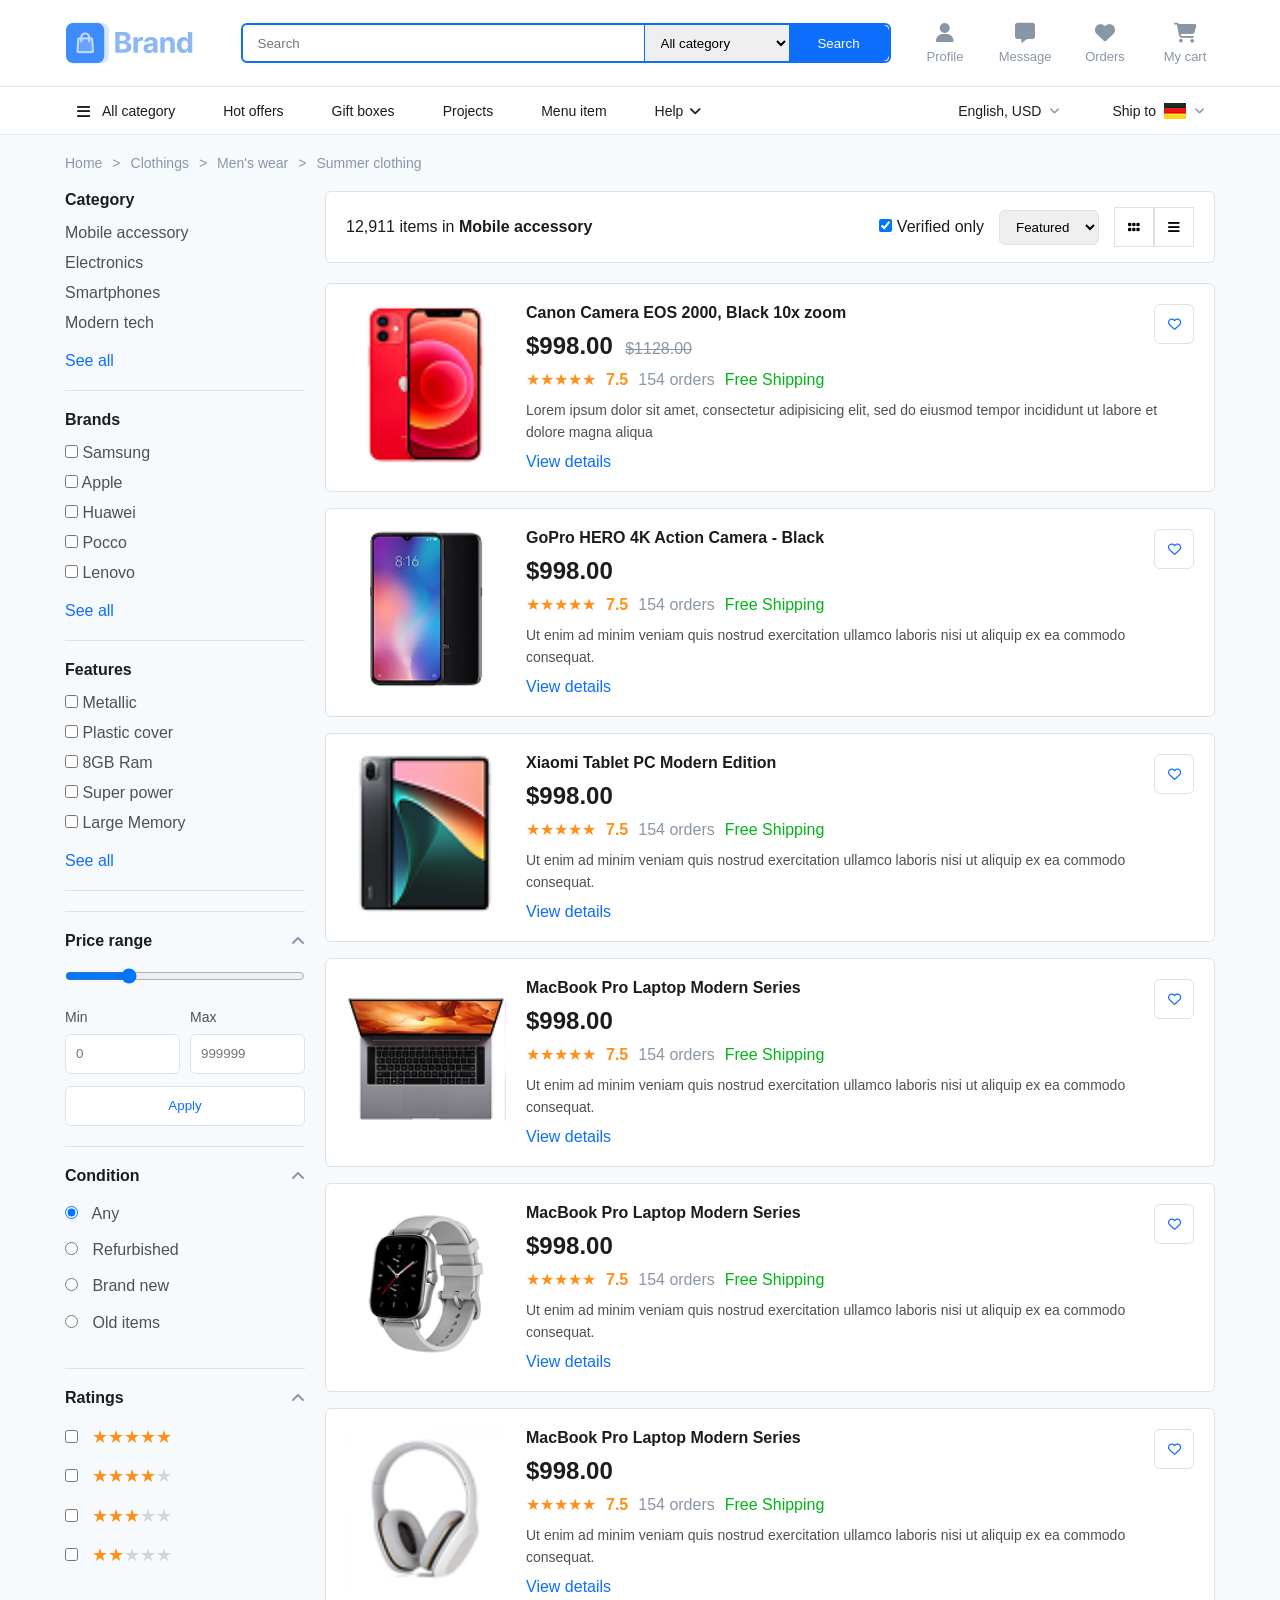
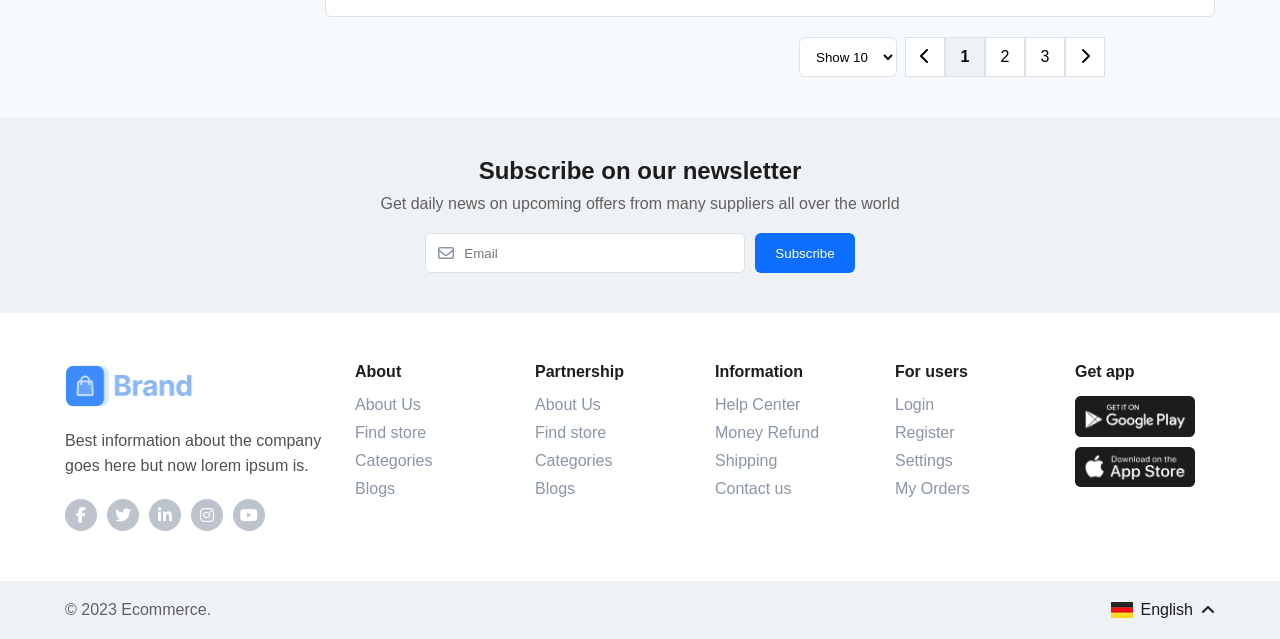
<file: listing-list.html>
<!DOCTYPE html>
<html lang="en">
<head>
    <meta charset="UTF-8">
    
    <title>Search Catalog View - List Layout Layout</title>
    <link rel="stylesheet" href="css/styles.css">
    <link rel="stylesheet"
href="https://cdnjs.cloudflare.com/ajax/libs/font-awesome/6.5.1/css/all.min.css">
</head>
<body>
<!-- HEADER -->
<header class="header">
    <div class="container header-top">
        <a href="index.html" class="logo">
          <img src="assets/images/logo-colored.png" alt="Brand">
        </a>
        <form class="search-box">
            <input type="text" placeholder="Search">
            <select>
                <option>All category</option>
            </select>
            <button type="submit">Search</button>
        </form>
        <div class="header-icons">
            <a href="#" class="icon-item">
                <i class="fa-solid fa-user"></i>
                <span>Profile</span>
            </a>
            <a href="#" class="icon-item">
                <i class="fa-solid fa-message"></i>
                <span>Message</span>
            </a>
            <a href="#" class="icon-item">
                <i class="fa-solid fa-heart"></i>
                <span>Orders</span>
            </a>
            <a href="cart.html" class="icon-item">
                <i class="fa-solid fa-cart-shopping"></i>
                <span>My cart</span>
            </a>
        </div>
    </div>
</header>
<!-- NAVBAR -->
<nav class="navbar">
    <div class="container nav-wrapper">
        <div class="nav-left">
            <a href="#">
                <i class="fa-solid fa-bars"></i>
                All category
            </a>
            <a href="#">Hot offers</a>
            <a href="#">Gift boxes</a>
            <a href="#">Projects</a>
            <a href="#">Menu item</a>
            <a href="#">
                Help
                <i class="fa-solid fa-angle-down"></i>
            </a>
        </div>
        <div class="nav-right">
            <div class="language-box">
                English, USD
                <i class="fa-solid fa-angle-down"></i>
            </div>
            <div class="ship-country">
                Ship to
                <img src="assets/images/DE@2x.png" alt="">
                <i class="fa-solid fa-angle-down"></i>
            </div>
        </div>
    </div>
</nav>
<!-- BREADCRUMB -->
<section class="container breadcrumb-section">
    <div class="breadcrumb">
        <a href="#">Home</a>
        <span>></span>
        <a href="#">Clothings</a>
        <span>></span>
        <a href="#">Men's wear</a>
        <span>></span>
        <span>Summer clothing</span>
    </div>
</section>
<!-- LISTING PAGE -->
<section class="container listing-page">
    <!-- LEFT SIDEBAR -->
    <aside class="filters-sidebar">
        <!-- CATEGORY -->
        <div class="filter-group">
            <div class="filter-title">
                <h4>Category</h4>
            </div>
            <ul>
                <li>Mobile accessory</li>
                <li>Electronics</li>
                <li>Smartphones</li>
                <li>Modern tech</li>
                <a href="#" class="see-all">See all</a>
            </ul>
        </div>
        <!-- BRANDS -->
        <div class="filter-group">
            <div class="filter-title">
                <h4>Brands</h4>
            </div>
            <label><input type="checkbox"> Samsung</label>
            <label><input type="checkbox"> Apple</label>
            <label><input type="checkbox"> Huawei</label>
            <label><input type="checkbox"> Pocco</label>
            <label><input type="checkbox"> Lenovo</label>
            <a href="#" class="see-all">See all</a>
        </div>
        <!-- FEATURES -->
        <div class="filter-group">
            <div class="filter-title">
                <h4>Features</h4>
            </div>
            <label><input type="checkbox"> Metallic</label>
            <label><input type="checkbox"> Plastic cover</label>
            <label><input type="checkbox"> 8GB Ram</label>
            <label><input type="checkbox"> Super power</label>
            <label><input type="checkbox"> Large Memory</label>
            <a href="#" class="see-all">See all</a>
        </div>
        <!-- PRICE RANGE -->
<div class="filter-section">
    <div class="filter-header">
        <h4>Price range</h4>
        <i class="fa-solid fa-angle-up"></i>
    </div>
    <div class="price-slider">
        <input type="range" min="0" max="100000" value="25000">
    </div>

    <div class="price-inputs">
        <div>
            <label>Min</label>
            <input type="text" placeholder="0">
        </div>

        <div>
            <label>Max</label>
            <input type="text" placeholder="999999">
        </div>
    </div>

    <button class="apply-btn">Apply</button>
</div>

<!-- CONDITION -->
<div class="filter-section">
    <div class="filter-header">
        <h4>Condition</h4>
        <i class="fa-solid fa-angle-up"></i>
    </div>

    <label><input type="radio" name="condition" checked> Any</label>
    <label><input type="radio" name="condition"> Refurbished</label>
    <label><input type="radio" name="condition"> Brand new</label>
    <label><input type="radio" name="condition"> Old items</label>
</div>
<!-- RATINGS -->
<div class="filter-section">
    <div class="filter-header">
        <h4>Ratings</h4>
        <i class="fa-solid fa-angle-up"></i>
    </div>
<label class="rating-option">
    <input type="checkbox">
    <span class="filled">★★★★★</span>
</label>
<label class="rating-option">
    <input type="checkbox">
    <span class="filled">★★★★</span><span class="empty">★</span>
</label>
<label class="rating-option">
    <input type="checkbox">
    <span class="filled">★★★</span><span class="empty">★★</span>
</label>
<label class="rating-option">
    <input type="checkbox">
    <span class="filled">★★</span><span class="empty">★★★</span>
</label>
</div>
</div>
    </aside>
    <!-- RIGHT CONTENT -->
    <div class="listing-content">
        <!-- TOP BAR -->
        <div class="listing-topbar">
            <div class="items-count">
                12,911 items in <strong>Mobile accessory</strong>
            </div>
            <div class="topbar-right">
                <label class="verified-check">
                    <input type="checkbox" checked>
                    Verified only
                </label>
                <select>
                    <option>Featured</option>
                </select>

                <div class="view-icons">
                    <button>
                        <i class="fa-solid fa-grip"></i>
                    </button>
                    <button>
                        <i class="fa-solid fa-bars"></i>
                    </button>
                </div>
            </div>
        </div>
        <!-- PRODUCTS START HERE -->
       <div id="product-list">
    <!-- PRODUCT 1 -->
    <div class="list-product-card">
        <div class="product-image">
            <img src="assets/images/image 33.png" alt="">
        </div>
        <div class="product-info">
            <h3>Canon Camera EOS 2000, Black 10x zoom</h3>
            <div class="price-row">
                <span class="price">$998.00</span>
                <span class="old-price">$1128.00</span>
            </div>
            <div class="rating-row">
                <span class="stars">★★★★★</span>
                <span class="rating">7.5</span>
                <span class="orders">154 orders</span>
                <span class="shipping">Free Shipping</span>
            </div>
            <p>
                Lorem ipsum dolor sit amet, consectetur adipisicing elit,
                sed do eiusmod tempor incididunt ut labore et dolore magna aliqua
            </p>
            <a href="#">View details</a>
        </div>
        <button class="wishlist-btn">
            <i class="fa-regular fa-heart"></i>
        </button>
    </div>
    <!-- PRODUCT 2 -->
    <div class="list-product-card">
        <div class="product-image">
            <img src="assets/images/image 23.png" alt="">
        </div>
        <div class="product-info">
            <h3>GoPro HERO 4K Action Camera - Black</h3>
            <div class="price-row">
                <span class="price">$998.00</span>
            </div>
            <div class="rating-row">
                <span class="stars">★★★★★</span>
                <span class="rating">7.5</span>
                <span class="orders">154 orders</span>
                <span class="shipping">Free Shipping</span>
            </div>
            <p>
                Ut enim ad minim veniam quis nostrud exercitation ullamco
                laboris nisi ut aliquip ex ea commodo consequat.
            </p>
            <a href="#">View details</a>
        </div>
        <button class="wishlist-btn">
            <i class="fa-regular fa-heart"></i>
        </button>
    </div>
    <!-- PRODUCT 3 -->
    <div class="list-product-card">
        <div class="product-image">
            <img src="assets/images/image 32.png" alt="">
        </div>
        <div class="product-info">
            <h3>Xiaomi Tablet PC Modern Edition</h3>
            <div class="price-row">
                <span class="price">$998.00</span>
            </div>
            <div class="rating-row">
                <span class="stars">★★★★★</span>
                <span class="rating">7.5</span>
                <span class="orders">154 orders</span>
                <span class="shipping">Free Shipping</span>
            </div>
            <p>
                Ut enim ad minim veniam quis nostrud exercitation ullamco
                laboris nisi ut aliquip ex ea commodo consequat.
            </p>
            <a href="#">View details</a>
        </div>
        <button class="wishlist-btn">
            <i class="fa-regular fa-heart"></i>
        </button>
    </div>
    <!-- PRODUCT 4 -->
    <div class="list-product-card">
        <div class="product-image">
            <img src="assets/images/image 34.png" alt="">
        </div>
        <div class="product-info">
            <h3>MacBook Pro Laptop Modern Series</h3>
            <div class="price-row">
                <span class="price">$998.00</span>
            </div>
            <div class="rating-row">
                <span class="stars">★★★★★</span>
                <span class="rating">7.5</span>
                <span class="orders">154 orders</span>
                <span class="shipping">Free Shipping</span>
            </div>
            <p>
                Ut enim ad minim veniam quis nostrud exercitation ullamco
                laboris nisi ut aliquip ex ea commodo consequat.
            </p>
            <a href="#">View details</a>
        </div>
        <button class="wishlist-btn">
            <i class="fa-regular fa-heart"></i>
        </button>
    </div>
 <!-- PRODUCT 5 -->
    <div class="list-product-card">
        <div class="product-image">
            <img src="assets/images/08.png" alt="">
        </div>
        <div class="product-info">
            <h3>MacBook Pro Laptop Modern Series</h3>
            <div class="price-row">
                <span class="price">$998.00</span>
            </div>
            <div class="rating-row">
                <span class="stars">★★★★★</span>
                <span class="rating">7.5</span>
                <span class="orders">154 orders</span>
                <span class="shipping">Free Shipping</span>
            </div>
            <p>
                Ut enim ad minim veniam quis nostrud exercitation ullamco
                laboris nisi ut aliquip ex ea commodo consequat.
            </p>
            <a href="#">View details</a>
        </div>
        <button class="wishlist-btn">
            <i class="fa-regular fa-heart"></i>
        </button>
    </div>
     <!-- PRODUCT 6 -->
    <div class="list-product-card">
        <div class="product-image">
            <img src="assets/images/image 86.png" alt="">
        </div>
        <div class="product-info">
            <h3>MacBook Pro Laptop Modern Series</h3>
            <div class="price-row">
                <span class="price">$998.00</span>
            </div>
            <div class="rating-row">
                <span class="stars">★★★★★</span>
                <span class="rating">7.5</span>
                <span class="orders">154 orders</span>
                <span class="shipping">Free Shipping</span>
            </div>
            <p>
                Ut enim ad minim veniam quis nostrud exercitation ullamco
                laboris nisi ut aliquip ex ea commodo consequat.
            </p>
            <a href="#">View details</a>
        </div>
        <button class="wishlist-btn">
            <i class="fa-regular fa-heart"></i>
        </button>
    </div>
</div>
    </div>
</section>
<!-- PAGINATION START -->
<div class="pagination-wrap">
    <select>
        <option>Show 10</option>
    </select>
    <div class="pagination">
        <button><i class="fa-solid fa-chevron-left"></i></button>
        <button class="active">1</button>
        <button>2</button>
        <button>3</button>
        <button><i class="fa-solid fa-chevron-right"></i></button>
    </div>
</div>
<!-- =========================NEWSLETTER========================= -->
<section class="newsletter">
    <div class="container">
        <h2>
            Subscribe on our newsletter
        </h2>
        <p>
            Get daily news on upcoming offers from many suppliers all over the world
        </p>
        <form class="newsletter-form">
            <div class="newsletter-input">
                <i class="fa-regular fa-envelope"></i>
                <input
                    type="email"
                    placeholder="Email"
                >
            </div>
            <button type="submit">
                Subscribe
            </button>
        </form>
    </div>
</section>
<!-- =========================FOOTER========================= -->
<footer class="footer">
    <div class="container footer-grid">
        <!-- COLUMN 1 -->
        <div class="footer-brand">
            <img
                src="assets/images/logo-colored.png"
                alt="Brand"   >
            <p>
                Best information about the company goes here but now
                lorem ipsum is.
            </p>
            <div class="social-icons">
                <a href="#">
                    <i class="fa-brands fa-facebook-f"></i>
                </a>
                <a href="#">
                    <i class="fa-brands fa-twitter"></i>
                </a>
                <a href="#">
                    <i class="fa-brands fa-linkedin-in"></i>
                </a>
                <a href="#">
                    <i class="fa-brands fa-instagram"></i>
                </a>
                <a href="#">
                    <i class="fa-brands fa-youtube"></i>
                </a>
            </div>
        </div>
        <!-- COLUMN 2 -->
        <div>
            <h4>About</h4>
            <ul>
                <li><a href="#">About Us</a></li>
                <li><a href="#">Find store</a></li>
                <li><a href="#">Categories</a></li>
                <li><a href="#">Blogs</a></li>

            </ul>
        </div>
        <!-- COLUMN 3 -->
        <div>
            <h4>Partnership</h4>
            <ul>
                <li><a href="#">About Us</a></li>
                <li><a href="#">Find store</a></li>
                <li><a href="#">Categories</a></li>
                <li><a href="#">Blogs</a></li>
            </ul>
        </div>
        <!-- COLUMN 4 -->
        <div>
            <h4>Information</h4>
            <ul>
                <li><a href="#">Help Center</a></li>
                <li><a href="#">Money Refund</a></li>
                <li><a href="#">Shipping</a></li>
                <li><a href="#">Contact us</a></li>
            </ul>
        </div>
        <!-- COLUMN 5 -->
        <div>
            <h4>For users</h4>
            <ul>
                <li><a href="#">Login</a></li>
                <li><a href="#">Register</a></li>
                <li><a href="#">Settings</a></li>
                <li><a href="#">My Orders</a></li>
            </ul>
        </div>
        <!-- COLUMN 6 -->
        <div>
            <h4>Get app</h4>
            <div class="app-buttons">
                <img
                    src="assets/images/Group.png"
                    alt="App Store"
                >
                <img
                    src="assets/images/market-button.png"
                    alt="Google Play"
                >
            </div>
        </div>
    </div>
</footer>

<!-- =========================FOOTER BOTTOM ========================= -->
<div class="footer-bottom">
    <div class="container footer-bottom-wrapper">
        <p>
            © 2023 Ecommerce.
        </p>
        <div class="footer-language">
            <img
                src="assets/images/DE@2x.png"
                alt="Germany"
            >
            English
            <i class="fa-solid fa-angle-up"></i>
        </div>
    </div>
</div>
</body>
</html>
</file>
<file: css/styles.css>
/* ========================== GLOBAL STYLES========================== */
*{
    margin:0;
    padding:0;
    box-sizing:border-box;
}

html{
    overflow-x:hidden;
}

body{
    overflow-x:hidden;
}

*{
    margin:0;
    padding:0;
    box-sizing:border-box;
}
body{
    font-family:'Inter',sans-serif;
    background:#F7FAFC;
    color:#1c1c1c;
}
img{
    max-width:100%;
    height:auto;
}
a{
    text-decoration:none;
    color:inherit;
}

ul{
    list-style:none;
}

button{
    cursor:pointer;
    border:none;
}
.container{
    max-width:1180px;
    width:100%;
    margin:auto;
    padding:0 15px;
    box-sizing:border-box;
}
*,
*::before,
*::after{
    box-sizing:border-box;
}
/* ========================== HEADER ========================== */

.header{
    background:#fff;
    border-bottom:1px solid #e5e7eb;
}
.header-top{
    height:86px;
    display:flex;
    align-items:center;
    justify-content:space-between;
}

.logo i{
    background:#4f8ef7;
    color:#fff;
    padding:12px;
    border-radius:8px;
}
.search-box{
    width:665px;
    height:40px;
    display:flex;
    border:2px solid #0D6EFD;
    border-radius:6px;
    overflow:hidden;
}

.search-box input{
    flex:1;
    border:none;
    padding:0 15px;
}

.search-box select{
    width:145px;
    border:none;
    border-left:1px solid #0D6EFD;
    padding:0 12px;
}
.search-box button{
    width:100px;

    background:#0D6EFD;
    color:#fff;
}

/* Header Icons */
/* Hover */
.icon-item:hover{
    background:#EAF3FF;
    box-shadow:0 4px 12px rgba(13,110,253,.15);
}

.icon-item:hover i{
    color:#0D6EFD;
    transform:translateY(-3px) scale(1.1);
}

.icon-item:hover span{
    color:#0D6EFD;
}

/* Click effect */
.icon-item:active{
    transform:scale(.95);
}
.header-icons{
    display:flex;
    align-items:center;
    gap:20px;
}

.icon-item{
    display:flex;
    flex-direction:column;
    align-items:center;
    justify-content:center;
    width:60px;              /* same width for all */
    text-decoration:none;
    color:#8B96A5;
    padding:6px 4px;
    transition:.3s;
}

.icon-item i{
    font-size:20px;
    margin-bottom:6px;
}

.icon-item span{
    font-size:13px;
    white-space:nowrap;  
}
/* ==========================NAVBAR========================== */
.navbar{
    height:48px;
    background:#fff;
    border-bottom:1px solid #e5e7eb;
}

.nav-wrapper{
    height:48px;
    display:flex;
    align-items:center;
    justify-content:space-between;
}

.nav-left .fa-bars{
    margin-right:6px;
    font-size:15px;
}
.nav-left{
    display:flex;
    gap:24px;
}

.nav-right{
    display:flex;
    gap:32px;
}

.nav-right select{
    border:none;
    background:none;
}

/* Navbar links */
.nav-left a{
    display:flex;
    align-items:center;
    gap:6px;
    color:#1C1C1C;
    text-decoration:none;
    padding:8px 12px;
    border-radius:6px;
    transition:all .3s ease;
}

.nav-left a:hover{
    color:#0D6EFD;
    background:#F5F7FA;
}

.nav-left a:hover i{
    transform:rotate(180deg);
    transition:.3s;
}
.language-box,
.ship-country{
    display:flex;
    align-items:center;
    gap:6px;
    padding:8px 10px;
    border-radius:6px;
    cursor:pointer;
    transition:.3s;
}

.language-box:hover,
.ship-country:hover{
    background:#F5F7FA;
    color:#0D6EFD;
}

.language-box:hover i,
.ship-country:hover i{
    transform:rotate(180deg);
    transition:.3s;
}

.ship-country img{
    transition:.3s;
}

.ship-country:hover img{
    transform:scale(1.1);
}
.nav-left a{
    position:relative;
}

.nav-left a::after{
    content:"";
    position:absolute;
    left:12px;
    bottom:2px;
    width:0;
    height:2px;
    background:#0D6EFD;
    transition:.3s;
}

.nav-left a:hover::after{
    width:calc(100% - 24px);
}
/* ========================== HERO ========================== */
.hero-section{
    display:grid;
    grid-template-columns:250px 1fr 200px;
    gap:20px;
    background:#fff;
    border:1px solid #DEE2E7;
    border-radius:6px;
    padding:20px;
    margin:20px 0;
}
.header-top{
    height:86px;
    display:flex;
    align-items:center;
    justify-content:space-between;
}
.join-btn,
.source-btn,
.learn-more-btn{
    transition:.3s;
}
.join-btn:hover,
.source-btn:hover,
.learn-more-btn:hover{
    transform:translateY(-2px);
}
/* LEFT MENU */

.hero-categories{
    display:flex;
    flex-direction:column;
}
.hero-categories a{
    height:42px;
    padding:0 14px;
    display:flex;
    align-items:center;
    font-size:16px;
    font-weight:400;
    color:#1C1C1C;
    border-radius:6px;
    padding-left:18px;
}
.hero-banner img{
    width:100%;
    height:100%;
    object-fit:cover;
}
.hero-categories .active{
    background:#E5F1FF;
    font-weight:600;
}

/* CENTER BANNER */
.hero-categories a{
    display:block;
    padding:14px 20px;
    color:#1C1C1C;
    text-decoration:none;
    border-radius:8px;
    transition:all .3s ease;
}

.hero-categories a:hover{
    background:#EAF3FF;
    color:#0D6EFD;
    padding-left:28px;
}

.hero-categories a.active{
    background:#EAF3FF;
    font-weight:600;
}
.hero-banner{
    position:relative;
    height:372px;
    border-radius:6px;
    overflow:hidden;
    background:url("../assets/images/Banner-board-800x420 2.png")
    center center/cover no-repeat;
    background-position:center;
    background-size:cover;
}
.hero-content{
    position:absolute;
    left:40px;
    top:45px;
}
.hero-content h3{
    font-size:28px;
    font-weight:400;
    color:#1C1C1C;
    margin-bottom:4px;
}

.hero-content h1{
    font-size:32px;
    font-weight:700;
    line-height:1.15;
    margin-bottom:24px;
}

/* RIGHT SIDE */
.hero-banner{
    overflow:hidden;
    border-radius:8px;
    transition:all .4s ease;
}

.hero-banner:hover{
    transform:scale(1.01);
    box-shadow:0 12px 30px rgba(0,0,0,.15);
}
.learn-btn{
    display:inline-block;
    background:#fff;
    color:#1C1C1C;
    text-decoration:none;
    padding:12px 24px;
    border-radius:8px;
    transition:all .3s ease;
}

.learn-btn:hover{
    background:#0D6EFD;
    color:#fff;
    transform:translateY(-2px);
    box-shadow:0 8px 18px rgba(13,110,253,.3);
}
.hero-sidebar{
    width:200px;
    display:flex;
    flex-direction:column;
    gap:10px;
}

.user-box{
    background:#E3F0FF;
    border-radius:6px;
    padding:14px;
}

.user-top{
    display:flex;
    align-items:flex-start;
    gap:12px;
    margin-bottom:12px;
}

.user-top i{
    width:44px;
    height:44px;
    background:#fff;
    border-radius:50%;
    display:flex;
    align-items:center;
    justify-content:center;
    color:#8B96A5;
    font-size:18px;
}

.user-info h4{
    font-size:16px;
    font-weight:600;
    line-height:20px;
}

.user-info p{
    font-size:14px;
    line-height:18px;
    color:#505050;
}

.join-btn{
    width:100%;
    height:36px;
    background:#0D6EFD;
    color:#fff;
    border-radius:6px;
    font-size:14px;
    font-weight:500;
}

.login-btn{
    width:100%;
    height:36px;
    margin-top:8px;
    background:#fff;
    border-radius:6px;
    border:1px solid #DEE2E7;
    font-size:14px;
}
.offer-box{
    background:#F38332;
    border-radius:6px;
    color:#fff;
    padding:18px;
    height:95px;
    font-size:16px;
    line-height:24px;
    min-height:95px;
}

.quote-box{
    background:#55BDC3;
    border-radius:6px;
    color:#fff;
    padding:18px;
    height:95px;
    font-size:16px;
    line-height:24px;
    min-height:95px;
}
/* ==========================
CATEGORY SHOWCASE
========================== */
.section-block{
    margin-top:20px;
}

.category-showcase{
    background:#fff;
    border:1px solid #DEE2E7;
    border-radius:6px;

    display:grid;
    grid-template-columns:280px 1fr;

    overflow:hidden;
}

.showcase-banner{
    position:relative;
    min-height:260px;

    padding:25px;
}

.electronics-banner{
    background: url("../assets/images/image 98.png") center center/cover no-repeat;
    min-height: 257px;
    padding: 20px;
    position: relative;
}

.electronics-banner h3{
    max-width: 180px;
    font-size: 24px;
    font-weight: 600;
    line-height: 1.2;
    margin-bottom: 20px;
}

.source-btn{
    display:inline-block;
    background:#fff;
    color:#1c1c1c;
    padding:10px 16px;
    border-radius:6px;
    font-weight:500;
}

.home-banner{
    background:url("../assets/images/Group 969.png")
    center/cover no-repeat;
}
.showcase-content h2{
    font-size:27px;
    font-weight:500;
    line-height:1.3;
    margin-bottom:20px;
}
.showcase-products{
    display:grid;
    grid-template-columns:repeat(4,1fr);
}

.showcase-item{
    position:relative;
    min-height:127px;
    border-left:1px solid #DEE2E7;
    border-bottom:1px solid #DEE2E7;
    padding:15px;
}
.showcase-item h4{
    font-size:16px;
    margin-bottom:4px;
}

.showcase-item p{
    color:#8B96A5;
    font-size:13px;
}

.showcase-item img{
    width:72px;
    height:72px;
    object-fit:contain;
    position:absolute;
    right:12px;
    bottom:12px;
}

/* ==========================
SUPPLIER BANNER
========================== */
.supplier-banner{
    background:
        linear-gradient(
            rgba(44,124,241,.85),
            rgba(0,209,255,.45)
        ),
        url("../assets/images/Group 982.png");

    background-size:cover;
    background-position:center;
    min-height:420px;
    border-radius:8px;
    display:flex;
    justify-content:space-between;
    padding:40px;
}
.supplier-left{
    width:45%;
    color:#fff;
}

.supplier-left h2{
    font-size:34px;
    margin-bottom:15px;
}

.supplier-left p{
    font-size:16px;
    line-height:1.6;
}
.supplier-form{
    width:420px;
    background:#fff;
    padding:24px;
    border-radius:8px;
}
.supplier-form h3{
    margin-bottom:20px;
}
.supplier-form input,
.supplier-form textarea,
.supplier-form select{
    width:100%;
    border:1px solid #DEE2E7;
    padding:12px;
    border-radius:6px;
    margin-bottom:12px;
}

.form-row{
    display:flex;
    gap:10px;
}

.form-row input{
    flex:1;
}

.form-row select{
    width:100px;
}

.supplier-form button{
    background:#0D6EFD;
    color:#fff;

    padding:12px 20px;

    border-radius:6px;
}
/* ==========================RECOMMENDED ITEMS========================== */
.section-title{
    font-size:24px;
    font-weight:600;
    margin-bottom:20px;
}
.recommended-grid{
    display:grid;
    grid-template-columns:repeat(5,1fr);
    gap:20px;
}
.recommended-card{
    background:#fff;
    border:1px solid #DEE2E7;
    border-radius:6px;
    overflow:hidden;
    transition:.3s;
}
.recommend-card:hover{
    box-shadow:0 6px 20px rgba(0,0,0,.08);
}
.recommended-card img{
    width:100%;
    height:220px;
    object-fit:contain;
    padding:15px;
}
.recommended-body{
    padding:15px;
}
.recommended-body h3{
    font-size:18px;
    margin-bottom:8px;
}
.recommended-body p{
    color:#8B96A5;
    line-height:1.4;
}
/* ==========================EXTRA SERVICES========================== */
.service-card{
    background:#fff;
    border:1px solid #dee2e7;
    border-radius:6px;
    overflow:hidden;
    height:190px; /* instead of 200px */
    position:relative;
    transition:.3s;
}
.service-card:hover{
    transform:translateY(-4px);
    box-shadow:0 6px 20px rgba(0,0,0,.08);
}
.extra-services{
    margin-top:30px;
}

.extra-services h2{
    font-size:24px;
    font-weight:600;
    margin-bottom:20px;
}

.services-grid{
    display:grid;
    grid-template-columns:repeat(4,1fr);
    gap:20px;
}
.service-card img{
    width:100%;
    height:120px;
    object-fit:cover;
    opacity:1;
    filter:none;
}
.service-content{
    padding:18px 16px;
}

.service-content h4{
    font-size:16px;
    font-weight:500;
    line-height:24px;
    color:#1c1c1c;
    max-width:170px;
}
.service-icon{
    position:absolute;
    right:18px;
    top:92px;
    width:54px;
    height:54px;
    border-radius:50%;
    background:#dbeafe;
    border:2px solid #ffffff;
    display:flex;
    align-items:center;
    justify-content:center;
}

.service-icon i{
    font-size:18px;
    color:#1c1c1c;
}

/* ==========================SUPPLIERS========================== */

.suppliers-grid{
    display:grid;
    grid-template-columns:repeat(5,1fr);
    gap:20px;
}

.supplier-country{
    display:flex;
    align-items:center;
    gap:12px;
}

.supplier-country img{
    width:28px;
    height:20px;
    object-fit:cover;
}

.supplier-country h4{
    font-size:14px;
    margin-bottom:3px;
}

.supplier-country p{
    font-size:13px;
    color:#8B96A5;
}

/* Recommended Card */
.recommended-card{
    background:#fff;
    border:1px solid #DEE2E7;
    border-radius:6px;
    overflow:hidden;
    cursor:pointer;
    transition:all .35s ease;
}

/* Product Image */
.recommended-card img{
    width:100%;
    height:220px;
    object-fit:contain;
    transition:transform .35s ease;
}

/* Card Body */
.recommended-body{
    padding:16px;
}

.recommended-body h3{
    transition:color .35s ease;
}

.recommended-body p{
    transition:color .35s ease;
}

/* Hover Effect */
.recommended-card:hover{
    transform:translateY(-8px);
    box-shadow:0 12px 25px rgba(0,0,0,.12);
    border-color:#0D6EFD;
}

.recommended-card:hover img{
    transform:scale(1.08);
}

.recommended-card:hover h3{
    color:#0D6EFD;
}

.recommended-card:hover p{
    color:#505050;
}
/* ==========================
   SECTION TITLE
========================== */

section{
    margin-top:25px;
}
section h2{
    margin-bottom:15px;
}
/* ========================== DEALS========================== */
.deals{
    height:240px;
    background:#fff;
    border:1px solid #e5e7eb;
    display:flex;
}
.deal-title{
    width:260px;
    padding:20px;
}
.timer{
    display:flex;
    gap:8px;
    margin-top:15px;
}
.timer div{
    background:#606060;
    color:#fff;
    width:50px;
    height:50px;
    display:flex;
    justify-content:center;
    align-items:center;
}
.deal-products{
    flex:1;
    display:grid;
    grid-template-columns:repeat(5,1fr);
}
.deal-item{
    text-align:center;
    border-left:1px solid #E0E0E0;
    display:flex;
    flex-direction:column;
    align-items:center;
    justify-content:flex-start;
    padding:10px;
    min-height:220px;
}
.deal-item img{
    width:120px;
    height:120px;
    object-fit:contain;
    margin-bottom:10px;
}
.deal-item h4{
    font-size:16px;
    font-weight:400;
    line-height:22px;
    margin-bottom:12px;
    color:#1C1C1C;
}
/* Product Card */
.showcase-item{
    position: relative;
    overflow: hidden;
    cursor: pointer;
    transition: all 0.35s ease;
}

/* Image */
.showcase-item img{
    transition: transform 0.35s ease;
}

/* Title */
.showcase-item h4{
    transition: color 0.35s ease;
}

/* Hover */
.showcase-item:hover{
    transform: translateY(-6px);
    box-shadow: 0 10px 20px rgba(0,0,0,0.12);
    z-index: 2;
}

.showcase-item:hover img{
    transform: scale(1.1);
}

.showcase-item:hover h4{
    color: #0D6EFD;
}
.source-btn{
    transition: all .3s ease;
}

.source-btn:hover{
    background:#0D6EFD;
    color:#fff;
    transform: translateY(-2px);
}
/* ==========================
   PRODUCT GRID
========================== */
.product-card{
    border-left:1px solid #DEE2E7;
    transition:all .3s ease;
}
.product-card:hover{
    transform:translateY(-8px);
    box-shadow:0 10px 30px rgba(0,0,0,.12);
    border-color:#0d6efd;
}
.products-grid,
.products-grid-page{
    display:grid;
    grid-template-columns:repeat(5,1fr);
    gap:20px;
}

.grid-product-card,
.product-card{
    background:#fff;
    border:1px solid #e5e7eb;
    border-radius:6px;
    overflow:hidden;
    position:relative;
}

.grid-product-card img,
.product-card img{
    width:100%;
    height:140px;
    object-fit:contain;
    padding:15px;
}

.card-body{
    padding:15px;
}

.price{
    font-size:24px;
    font-weight:700;
}

.old-price{
    color:#8b96a5;
    text-decoration:line-through;
}

.rating-line{
    color:#ff9017;
    margin:10px 0;
}

.wishlist-btn{
    position:absolute;
    right:15px;
    bottom:15px;
    width:40px;
    height:40px;
    border:1px solid #e5e7eb;
    background:#fff;
    border-radius:6px;
}


/* ==========================
   REGION
========================== */

.region-grid{
    display:grid;
    grid-template-columns:repeat(5,1fr);
    gap:20px;
}
/* ========================== NEWSLETTER ========================== */
.newsletter{
    background:#EFF2F4;
    padding:40px 0;
    text-align:center;
    margin-top:40px;
}
.newsletter h2{
    font-size:24px;
    margin-bottom:10px;
}
.newsletter p{
    color:#606060;
    margin-bottom:20px;
}
.newsletter-form{
    display:flex;
    justify-content:center;
    gap:10px;
}
.newsletter-input{
    width:320px;
    height:40px;
    background:#fff;
    border:1px solid #DEE2E7;
    border-radius:6px;
    display:flex;
    align-items:center;
    padding:0 12px;
}
.newsletter-input i{
    color:#8B96A5;
    margin-right:10px;
}
.newsletter-input input{
    width:100%;
    border:none;
    outline:none;
}
.newsletter-form button{
    height:40px;
    padding:0 20px;
    background:#0D6EFD;
    color:#fff;
    border-radius:6px;
}
/* ==========================FOOTER ========================== */
.footer{
    background:#fff;
    padding:50px 0;
}
.footer-grid{
    display:grid;
    grid-template-columns:
    260px
    1fr
    1fr
    1fr
    1fr
    140px;
    gap:30px;
}
.footer-brand img{
    width:150px;
    margin-bottom:15px;
}
.footer-brand p{
    color:#505050;
    line-height:1.6;
    margin-bottom:20px;
}
.footer-grid h4{
    margin-bottom:15px;
    font-size:16px;
}
.footer-grid ul li{
    margin-bottom:10px;
}
.footer-grid ul li a{
    color:#8B96A5;
}
.social-icons{
    display:flex;
    gap:10px;
}
.social-icons a{
    width:32px;
    height:32px;
    border-radius:50%;
    background:#BDC4CD;
    color:#fff;
    display:flex;
    align-items:center;
    justify-content:center;
}
.app-buttons{
    display:flex;
    flex-direction:column;
    gap:10px;
}
.app-buttons img{
    width:120px;
}
/* ========================== FOOTER BOTTOM ========================== */
.footer-bottom{
    background:#EFF2F4;
    padding:20px 0;
}
.footer-bottom-wrapper{
    display:flex;
    justify-content:space-between;
    align-items:center;
}
.footer-bottom p{
    color:#606060;
}
.footer-language{
    display:flex;
    align-items:center;
    gap:8px;
}
.footer-language img{
    width:22px;
}
/* ========================== CATEGORY LISTING========================== */
.category-layout{
    display:flex;
    gap:20px;
}
.category-menu li{
    padding:12px 15px;
    cursor:pointer;
    transition:.3s;
}
.category-menu li:hover{
    background:#e5f1ff;
    color:#1c1c1c;
}
.sidebar{
    width:260px;
}
.filter-box{
    background:#fff;
    border:1px solid #e5e7eb;
    padding:16px;
    margin-bottom:15px;
    border-radius:6px;
}
.filter-box h4{
    margin-bottom:15px;
}
.filter-box label{
    display:block;
    margin-bottom:10px;
}
.listing-content{
    flex:1;
}
.listing-toolbar{
    display:flex;
    justify-content:space-between;
    align-items:center;
    background:#fff;
    border:1px solid #e5e7eb;
    padding:15px;
    border-radius:6px;
    margin-bottom:15px;
}
.toolbar-right{
    display:flex;
    gap:10px;
    align-items:center;
}
/* ========================== FILTER TAGS ========================== */
.selected-filters{
    display:flex;
    flex-wrap:wrap;
    gap:10px;
    margin-bottom:20px;
}
.selected-filters span{
    background:#fff;
    border:1px solid #ddd;
    padding:8px 12px;
    border-radius:6px;
}
/* ========================== DETAILS PAGE ========================== */
.deal-products .product-card{
    text-align:center;
}
.deal-card-body{
    display:flex;
    flex-direction:column;
    align-items:center;
    padding:12px 10px 18px;
}
.deal-card-body h4{
    font-size:16px;
    font-weight:400;
    color:#1C1C1C;
    margin-bottom:12px;
}
.discount{
    display:flex;
    align-items:center;
    justify-content:center;
    min-width:61px;
    height:28px;
    padding:0 12px;
    background:#FFE3E3;
    color:#EB001B;
    border-radius:29px;
    font-size:14px;
    font-weight:500;
    margin:0 auto;
}
.details-wrapper{
    display:grid;
    grid-template-columns:350px 1fr 280px;
    gap:20px;
    background:#fff;
    border:1px solid #e5e7eb;
    padding:20px;
}

.product-gallery img{
    border:1px solid #e5e7eb;
}

.thumbnail-row{
    display:flex;
    gap:10px;
    margin-top:15px;
}

.thumbnail-row img{
    width:60px;
    height:60px;
}

.product-main h1{
    font-size:30px;
    margin:10px 0;
}

.price-table{
    background:#fff3e6;
    display:grid;
    grid-template-columns:repeat(3,1fr);
    margin:20px 0;
}

.price-table div{
    padding:15px;
    border-right:1px solid #ddd;
}

.supplier-card{
    border:1px solid #e5e7eb;
    padding:20px;
    border-radius:6px;
}

.supplier-card button{
    width:100%;
    padding:12px;
    margin-top:10px;
}

.inquiry-btn{
    background:#0d6efd;
    color:#fff;
}

.profile-btn{
    background:#fff;
    border:1px solid #ddd;
}
.search-box{
    max-width:650px;
}

.search-box input{
    border-radius:6px 0 0 6px;
}

.search-box button{
    border-radius:0 6px 6px 0;
}

.nav-left a{
    font-size:14px;
}

.icon-item{
    width:60px;
}
.logo{
    display:flex;
    align-items:center;
    gap:10px;
    text-decoration:none;
}

.logo img{
    height:46px;
}

.logo span{
    font-size:18px;
    font-weight:600;
    color:#6b8ef7;
}

.ship-country{
    display:flex;
    align-items:center;
    gap:8px;
    font-size:14px;
    cursor:pointer;
}

.ship-country img{
    width:22px;
    height:auto;
    display:block;
}

.ship-country i{
    font-size:12px;
    color:#8b96a5;
}

.language-box{
    display:flex;
    align-items:center;
    gap:8px;
    font-size:14px;
    cursor:pointer;
}

.language-box i{
    font-size:12px;
    color:#8b96a5;
}

.timer{
    display:flex;
    gap:6px;
    margin-top:18px;
}

.timer-box{
    width:45px;
    height:50px;
    background:#606060;
    border-radius:4px;
    color:#fff;
    display:flex;
    flex-direction:column;
    justify-content:center;
    align-items:center;
}

.timer-box strong{
    font-size:18px;
}

.timer-box span{
    font-size:12px;
}
/* ========================== LISTING PAGE========================== */

.breadcrumb-section{
    margin-top:20px;
}

.breadcrumb{
    display:flex;
    gap:10px;
    font-size:14px;
    color:#8b96a5;
}

.breadcrumb a{
    color:#8b96a5;
}

.listing-page{
    display:grid;
    grid-template-columns:240px calc(100% - 260px);
    gap:20px;
    margin-top:20px;
    align-items:start;
}
.filter-section a{
    transition:all .25s ease;
}
.filter-section a:hover{
    color:#0d6efd;
    padding-left:8px;
}
.filters-sidebar{
    background:#f7fafc;
}

.filter-group{
    border-bottom:1px solid #dee2e7;
    padding-bottom:20px;
    margin-bottom:20px;
}

.filter-title h4{
    font-size:16px;
    font-weight:600;
    margin-bottom:15px;
}

.filter-group ul{
    list-style:none;
}

.filter-group li{
    margin-bottom:12px;
    color:#505050;
}

.filter-group label{
    display:block;
    margin-bottom:12px;
    color:#505050;
}
button:hover,
.btn:hover{
    transform:translateY(-2px);
    box-shadow:0 5px 15px rgba(13,110,253,.3);
}
.see-all{
    color:#0d6efd;
    text-decoration:none;
    font-size:16px;
    font-weight:500;
    display:inline-block;
    margin-top:8px;
}

.see-all:hover{
    color:#0b5ed7;
    text-decoration:underline;
}

.listing-topbar{
    background:#fff;
    border:1px solid #dee2e7;
    border-radius:6px;
    padding:15px 20px;
    display:flex;
    justify-content:space-between;
    align-items:center;
}
.topbar-right{
    display:flex;
    align-items:center;
    gap:15px;
}
.topbar-right select{
    padding:8px 12px;
    border:1px solid #dee2e7;
    border-radius:6px;
}
.view-icons{
    display:flex;
}
.view-icons button{
    width:40px;
    height:40px;
    border:1px solid #dee2e7;
    background:#fff;
}

/* ========================== PRODUCT LIST CARDS========================== */
.list-product-card:hover{
    transform:translateY(-5px);
    box-shadow:0 10px 25px rgba(0,0,0,.12);
    border-color:#0d6efd;
}
.list-product-card:hover .product-image img{
    transform:scale(1.05);
}
#product-list{
    margin-top:20px;
    display:flex;
    flex-direction:column;
    gap:16px;
}
.list-product-card{
    background:#fff;
    border:1px solid #dee2e7;
    border-radius:6px;
    padding:20px;
    display:flex;
    align-items:flex-start;
    position:relative;
    transition:all .3s ease;
}
.product-card img{
    transition:transform .3s ease;
}
.product-card:hover img{
    transform:scale(1.08);
}
.product-image{
    width:180px;
    min-width:180px;
}
.product-image img{
    width:160px;
    height:160px;
    object-fit:contain;
    transition:transform .3s ease;
}
.product-info{
    flex:1;
}
.product-info h3{
    font-size:16px;
    font-weight:600;
    margin-bottom:10px;
}
.price-row{
    margin-bottom:10px;
}
.price{
    font-size:24px;
    font-weight:700;
    color:#1c1c1c;
}
.old-price{
    margin-left:8px;
    color:#8b96a5;
    text-decoration:line-through;
}
.rating-row{
    display:flex;
    align-items:center;
    gap:10px;
    margin-bottom:10px;
}
.stars{
    color:#ff9017;
}
.rating{
    color:#ff9017;
    font-weight:600;
}
.orders{
    color:#8b96a5;
}
.shipping{
    color:#00b517;
    font-weight:500;
}
.product-info p{
    color:#505050;
    font-size:14px;
    line-height:22px;
    max-width:650px;
    margin-bottom:10px;
}
.product-info a{
    color:#0d6efd;
    font-weight:500;
}
.wishlist-btn{
    position:absolute;
    right:20px;
    top:20px;
    width:40px;
    height:40px;
    border:1px solid #dee2e7;
    border-radius:6px;
    background:#fff;
    cursor:pointer;
}
.wishlist-btn i{
    color:#0d6efd;
}
.list-product-card:hover{
    box-shadow:0 4px 16px rgba(0,0,0,.08);
}
.wishlist-btn,
.favorite-btn{
    transition:.25s;
}
.wishlist-btn:hover,
.favorite-btn:hover{
    background:#0d6efd;
    color:#fff;
}
.wishlist-btn{
    transition:all .25s ease;
}
.wishlist-btn:hover{
    background:#0d6efd;
    color:#fff;
    transform:scale(1.1);
}
/* ==========================PAGINATION========================== */
.pagination-wrap{
    display:flex;
    justify-content:flex-end;
    align-items:center;
    gap:8px;
    margin-top:20px;
    margin-bottom:20px;
    padding-right:0;
    margin-right:175px;
}
.pagination-wrap select{
    height:40px;
    padding:0 12px;
    border:1px solid #dee2e7;
    border-radius:6px;
    background:#fff;
    cursor:pointer;
}
.pagination{
    display:flex;
}
.pagination button{
    width:40px;
    height:40px;
    border:1px solid #dee2e7;
    background:#fff;
    font-size:16px;
    cursor:pointer;
}
.pagination button.active{
    background:#eff2f4;
    font-weight:600;
}

.pagination button:hover{
    background:#f8f9fa;
}
.filter-section{
    padding:20px 0;
    border-top:1px solid #dee2e7;
}
.filter-header{
    display:flex;
    justify-content:space-between;
    align-items:center;
    margin-bottom:18px;
}
.filter-header h4{
    font-size:16px;
    font-weight:600;
}
.filter-section label{
    display:block;
    margin-bottom:14px;
    font-size:16px;
    color:#505050;
}
.price-slider{
    margin-bottom:20px;
}
.price-slider input{
    width:100%;
}
.price-inputs{
    display:flex;
    gap:10px;
    margin-bottom:12px;
}
.price-inputs div{
    flex:1;
}
.price-inputs label{
    display:block;
    margin-bottom:6px;
    font-size:14px;
}
.price-inputs input{
    width:100%;
    height:40px;
    border:1px solid #dee2e7;
    border-radius:6px;
    padding:0 10px;
}
.apply-btn{
    width:100%;
    height:40px;
    border:1px solid #dee2e7;
    background:#fff;
    color:#0d6efd;
    border-radius:6px;
    cursor:pointer;
}
.filter-section .fa-angle-up{
    color:#8b96a5;
}
.filter-section input[type="checkbox"],
.filter-section input[type="radio"]{
    margin-right:10px;
}
.filter-section label{
    line-height:1.4;
}
.rating-option{
    display:flex;
    align-items:center;
    gap:10px;
    margin-bottom:12px;
}
.filled{
    color:#FF9017;
    font-size:18px;
}
.empty{
    color:#D5D5D5;
    font-size:18px;
}

.grid-products {
    display: grid;
    grid-template-columns: repeat(3, minmax(0, 1fr));
    gap: 20px;
    margin-bottom: 30px; 
}
.grid-card{
    width:100%;
    min-width:0;
}
.grid-card{
    background:#fff;
    border:1px solid #DEE2E7;
    border-radius:6px;
    overflow:hidden;
    transition:.3s;
}
.grid-card:hover{
    transform:translateY(-8px);
    box-shadow:0 12px 30px rgba(0,0,0,.12);
}
.grid-img{
    height:240px;
    display:flex;
    justify-content:center;
    align-items:center;
    padding:20px;
    border-bottom:1px solid #EFF2F4;
}
.grid-img img{
    height: 100%;
    max-width:100%;
    max-height:190px;
    object-fit:contain;
}
.grid-body{
    padding:16px;
}
.grid-price-row{
    display:flex;
    align-items:center;
    justify-content:space-between;
    margin-bottom:8px;
}
.grid-price{
    font-size:20px;
    font-weight:600;
    color:#1C1C1C;
}
.grid-old-price{
    color:#8B96A5;
    text-decoration:line-through;
    margin-left:6px;
    font-size:14px;
}
.grid-fav{
    width:40px;
    height:40px;
    border:1px solid #DEE2E7;
    background:#fff;
    border-radius:6px;
    cursor:pointer;
    color:#0D6EFD;
}
.grid-fav:hover{
    background:#0D6EFD;
    color:#fff;
}
.grid-rating{
    display:flex;
    gap:8px;
    align-items:center;
    color:#FF9017;
    font-size:14px;
    margin-bottom:10px;
}
.stars{
    color:#FF9017;
}
.grid-body h4{
    font-size:16px;
    line-height:22px;
    color:#606060;
    font-weight:400;
}
.filters-sidebar{
    width:240px;
    flex-shrink:0;
}
.listing-content{
    width:100%;
}
/* --- ACTIVE FILTER CHIPS --- */
.active-filters-container {
  display: flex;
  flex-wrap: wrap;
  gap: 8px;
  align-items: center;
  padding: 12px 0 20px 0;
  width: 100%;
}
.filter-chip {
  display: inline-flex;
  align-items: center;
  gap: 8px;
  padding: 6px 12px;
  border: 1px solid #0d6efd;
  border-radius: 5px;
  background-color: #fff;
  color: #333333;
  font-size: 14px;
  font-family: sans-serif;
}
.clear-chip {
  color: #999999;
  cursor: pointer;
  font-size: 16px;
  line-height: 1;
}

.clear-chip:hover {
  color: #333;
}

.clear-all-btn {
  background: none;
  border: none;
  color: #0d6efd;
  font-size: 14px;
  cursor: pointer;
  padding: 6px 4px;
}

.clear-all-btn:hover {
  text-decoration: underline;
}

/* --- REMAINING SIDEBAR ACCORDIONS --- */
.sidebar-dropdown-group {
  border-top: 1px solid #e0e0e0;
  margin-top: 15px;
}

.filter-dropdown {
  border-bottom: 1px solid #e0e0e0;
  padding: 14px 0;
}

.dropdown-header {
  display: flex;
  justify-content: space-between;
  align-items: center;
  cursor: pointer;
  font-family: sans-serif;
  font-size: 16px;
  font-weight: 500;
  color: #1c1c1c;
}


/* Chevron Style matching Figma UI */
.chevron-icon::after {
  content: '';
  display: inline-block;
  width: 8px;
  height: 8px;
  border-right: 2px solid #8b96a5;
  border-bottom: 2px solid #8b96a5;
  transform: rotate(45deg); /* Points down */
  transition: transform 0.2s ease;
}


/* --- FIXES FOR THE BUGGED PIECES --- */

/* 1. Fix: Image too small compared to Figma */
.product-card .product-image-wrapper {
  display: flex;
  justify-content: center;
  align-items: center;
  height: 230px; /* Aligns with standard layout bounds */
  padding: 15px;
  background-color: #fff;
}

.product-card img {
  max-width: 85%;    /* Forces image to scale outward closer to card walls */
  max-height: 85%;   /* Prevents distortion while maximizing display area */
  object-fit: contain; 
  mix-blend-mode: multiply; /* Ensures clean white background blending */
}

/* 2. Fix: Layout separation issue at bottom pagination line */
.right-content-layout-grid {
  display: grid;
  grid-template-columns: repeat(3, minmax(0, 1fr));
  gap: 20px;
  margin-bottom: 30px; /* Creates clean spatial safety ahead of pagination */
}

/* Clear alignment containment wrapper for main content core */
.main-store-container {
  display: flex;
  gap: 24px;
  max-width: 1200px;
  margin: 0 auto;
  padding-bottom: 40px; /* Guarantees layout doesn't crash into footer container */
}
/* ==================== Details ==================== */
.details-page{
    margin-top:20px;
    margin-bottom:20px;
}
.product-details-card{
    background:#fff;
    border:1px solid #DEE2E7;
    border-radius:6px;
    padding:18px;
    display:grid;
    grid-template-columns:360px 1fr 280px;
    gap:30px;
}
.main-image{
    border:1px solid #DEE2E7;
    border-radius:6px;
    padding:20px;
    height:380px;
}
.main-image img{
    width:100%;
    height:100%;
    object-fit:contain;
}

.thumbnail-list{
    display:flex;
    gap:8px;
    margin-top:16px;
}
.active-thumb{
    border:1px solid #1b1a1a !important;
}
.thumbnail-list img{
    width:53px;
    height:53px;
    border:1px solid #DEE2E7;
    border-radius:6px;
    padding:4px;
    cursor:pointer;
}
.stock-status{
    display:flex;
    align-items:center;
    gap:6px;
    color:#00B517;
    font-size:16px;
    font-weight:400;
    margin-bottom:10px;
}
.stock-status i{
    color:#00B517;
    font-size:15px;
}
.product-info h2{
    font-size:22px;
    line-height:34px;
    font-weight:600;
    color:#1C1C1C;
}
.product-rating{
    display:flex;
    align-items:center;
    gap:10px;
    color:#8B96A5;
    font-size:16px;
    margin-bottom:20px;
}
.dot{
    color:#DEE2E7;
}
.score{
    color:#FF9017;
}
.stars{
    display:flex;
    gap:2px;
}
.stars i{
    color:#FF9017;
}

.last-star{
    color:#D4D4D4 !important;
}
.price-box div{
    padding:18px 20px;
    position:relative;
}
.price-box div:not(:last-child)::after{
    content:"";
    position:absolute;
    right:0;
    top:18px;
    height:44px;
    width:1px;
    background:#D9D9D9;
}
.price-box{
    display:grid;
    grid-template-columns:repeat(3,1fr);
    background:#FFF0DF;
    margin-bottom:20px;
}
.price-box strong{
    display:block;
    color:#FA3434;
    font-size:20px;
}
.price-box span{
    font-size:13px;
    color:#606060;
}
.spec-table div{
    display:grid;
    grid-template-columns:160px 1fr;
    padding:10px 0;
}
.spec-table div:nth-child(1),
.spec-table div:nth-child(4),
.spec-table div:nth-child(7){
    border-bottom:1px solid #E5E7EA;
}
.spec-table strong{
    font-weight:400;
    color:#505050;
}
.spec-table span{
    color:#8B96A5;
}
.supplier-card{
    border:1px solid #DEE2E7;
    border-radius:6px;
    padding:16px;
    height:fit-content;
    align-self:start;
    box-shadow:none;
}
.supplier-top{
    display:flex;
    gap:12px;
    margin-bottom:15px;
}
.supplier-wrapper{
    display:flex;
    flex-direction:column;
    align-items:center;
    padding-top: 10px;
}
.supplier-info img{
    width:20px;
    height:14px;
}
.save-link{
    margin-top:12px;
    color:#0D6EFD;
    font-size:16px;
}
.supplier-logo{
    width:48px;
    height:48px;
    background:#C6F3F1;
    display:flex;
    justify-content:center;
    align-items:center;
    border-radius:6px;
    font-size:24px;
    font-weight:700;
}
.supplier-info{
    margin:20px 0;
}
.supplier-info li{
    display:flex;
    align-items:center;
    gap:10px;
    margin-bottom:12px;
    color:#8B96A5;
}
.send-btn{
    width:100%;
    height:40px;
    background:#0D6EFD;
    color:#fff;
    border-radius:6px;
    margin-bottom:10px;
}
.profile-btn{
    width:100%;
    height:40px;
    background:#fff;
    border:1px solid #DEE2E7;
    border-radius:6px;
}
.save-link{
    display:block;
    text-align:center;
    margin-top:20px;
    color:#0D6EFD;
}
.description-card{
    background:#fff;
    border:1px solid #DEE2E7;
    border-radius:6px;
    min-height:620px;
}
.tabs{
    display:flex;
    border-bottom:1px solid #DEE2E7;
    background:#fff;
}
.tab{
    height:48px;
    padding:0 24px;
    border:none;
    background:none;
    color:#8B96A5;
    font-size:16px;
}
.tab.active{
    color:#0D6EFD;
    border-bottom:2px solid #0D6EFD;
}
.description-content{
    padding:20px;
}
.description-content p{
    max-width:820px;
    font-size:16px;
    line-height:24px;
    color:#505050;
    margin-bottom:20px;
}
.description-card,
.description-content{
    height: auto !important;
    min-height: unset !important;
}
.spec-table{
    width:100%;
    border-collapse:collapse;
    margin-top:20px;
}
.spec-table td{
    border:1px solid #E0E0E0;
    padding:10px 12px;
    font-size:14px;
}
.spec-table td:first-child{
    width:160px;
    background:#EFF2F4;
    color:#505050;
}
.feature-list{
    margin-top:20px;
    margin-bottom: 0;
}
.feature-list li{
    display:flex;
    align-items:center;
    gap:10px;
    color:#505050;
    font-size:16px;
    margin-bottom: 10px;
}
.feature-list i{
    color:#8B96A5;
    font-size:14px;
}
.you-may-like{
    width:280px;
    min-width:280px;
    background:#fff;
    border:1px solid #DEE2E7;
    border-radius:6px;
    padding:20px 16px;
    box-sizing:border-box;
}
.you-may-like{
    width:280px !important;
    flex:none;
}
.you-may-like h3{
    font-size:16px;
    font-weight:550;
    margin:0 0 20px;
    color:#1C1C1C;
}
.like-info h4{
    transition:.3s;
}
.like-item:hover .like-info h4{
    color:#0D6EFD;
}
.like-item{
    display:flex;
    align-items:center;
    gap:12px;
    padding:10px;
    border-radius:8px;
    transition:all .3s ease;
    cursor:pointer;
}
.like-thumb img{
    transition:.35s ease;
}
.like-price{
    transition:.3s;
}
.like-item:hover .like-price{
    color:#FF9017;
}
.like-item:hover .like-thumb img{
    transform:scale(1.08);
}
.like-item:hover{
    background:#F7FAFC;
    transform:translateX(6px);
}
.like-info{
    flex:1;
}

.like-info h4{
    font-size:16px;
    font-weight:400;
    line-height:1.25;
    color:#1C1C1C;
    margin:0 0 6px;
}

.like-price{
    font-size:16px;
    color:#8B96A5;
}

.like-thumb{
    width:60px;
    height:60px;
    flex-shrink:0;
    background:#F7F7F7;
    border:1px solid #E0E0E0;
    border-radius:6px;
    display:flex;
    align-items:center;
    justify-content:center;
}
.like-thumb img{
    width:65px;
    height:65px;
    object-fit:contain;
}
.description-card{
    background:#fff;
    border:1px solid #DEE2E7;
    border-radius:6px;
    overflow:hidden;
}
.related-products h3{
    font-size:24px;
    font-weight:600;
    line-height:32px;
    margin-bottom:20px;
}
.related-products{
    background:#fff;
    border:1px solid #DEE2E7;
    border-radius:6px;
    padding:20px;
    margin:20px auto 0;
}
.related-products h3{
    font-size:20px;
    font-weight:600;
    color:#1C1C1C;
    margin-bottom:20px;
}
.related-grid{
    display:grid;
    grid-template-columns:repeat(6, 1fr);
    gap:20px;
}
.related-card{
    width:100%;
}
.related-img{
    width:172px;
    height:172px;
    background:#EEEEEE;
    border-radius:6px;
    display:flex;
    justify-content:center;
    align-items:center;
}
.related-img img{
    width:120px;
    height:120px;
    object-fit:contain;
}
.related-card h4{
    font-size:16px;
    line-height:22px;
    font-weight:400;
    color:#505050;
    margin-bottom:6px;
}
.related-card p{
    font-size:16px;
    color:#8B96A5;
}
.related-card{
    transition:all .35s ease;
    cursor:pointer;
    border-radius:8px;
}
.related-card:hover{
    transform:translateY(-8px);
    box-shadow:0 10px 25px rgba(0,0,0,.12);
}
.related-img img{
    transition:.35s ease;
}
.related-card:hover .related-img img{
    transform:scale(1.08);
}
.related-card h4{
    transition:.3s;
}
.related-card:hover h4{
    color:#0D6EFD;
}
.related-card p{
    transition:.3s;
}
.related-card:hover p{
    color:#FF9017;
}
.related-card:hover .related-img{
    background:#F8FAFD;
}
.discount-banner{
    transition:.35s ease;
}
.discount-left h3{
    transition:.3s;
}
.discount-left p{
    transition:.3s;
}
.discount-banner button{
    transition:.3s;
    cursor:pointer;
}
.discount-banner button:hover{
    background:#7790b6;
    transform:scale(1.05);
    box-shadow:0 8px 20px rgba(13,110,253,.3);
}
.discount-banner:hover p{
    opacity:.9;
}
.discount-banner:hover h3{
    letter-spacing:.5px;
}
.discount-banner:hover{
    transform:translateY(-4px);
    box-shadow:0 12px 30px rgba(13,110,253,.18);
}
.discount-banner{
    margin-top:20px;
    margin-bottom:36px;
    width:100%;
    height:108px;
    border-radius:8px;
    overflow:hidden;
    display:flex;
    justify-content:space-between;
    align-items:center;
    padding:0 40px;
    background:linear-gradient(
        100deg,
        #237CFF 0%,
        #237CFF 60%,
        #005ADE 60%,
        #005ADE 100%
    );
}
.discount-left h3{
    color:#fff;
    font-size:24px;
    font-weight:600;
    margin-bottom:8px;
}
.discount-left p{
    color:#BCD1FF;
    font-size:16px;
}
.discount-banner button{
    width:110px;
    height:40px;
    background:#FF9017;
    color:#fff;
    border-radius:6px;
    font-size:16px;
}
.description-card,
.you-may-like{
    margin-top:0;
}
.product-info-section{
    display:grid;
    grid-template-columns: 1fr 280px; /* main content + sidebar */
    gap:20px;
    align-items:start;
}
   /* CART SECTION LAYOUT */
   /* Ensure the title sits on its own line */
.cart-header {
    display: block; /* Forces the title to start on a new line */
    width: 100%;    /* Ensures it takes up the full width */
    margin-top: 20px; /* Adjust spacing as needed */
    font-family: 'Inter', sans-serif;
    color: #1C1C1C;
}
.cart-section{
    display:grid;
    grid-template-columns: 1fr 280px;
    gap:20px;
    align-items:start;
}
/* ---- Cart items card ---- */
.cart-items-card{
    background:#fff;
    border:1px solid #DEE2E7;
    border-radius:6px;
    padding:20px 24px;
}
.cart-item{
    display:grid;
    grid-template-columns:105px 1fr 110px;
    gap:16px;
    align-items:start;
    padding:24px 0;
    border-bottom:1px solid #DEE2E7;
}
.cart-item:last-of-type {
  border-bottom: none;
}
.item-thumb{
    width:105px;
    height:105px;
    border:1px solid #DEE2E7;
    border-radius:6px;
    background:#fff;
}

.item-thumb img{
    width:100%;
    height:100%;
    object-fit:contain;
}
.item-thumb,
.product-image,
.saved-card-img {
  transition: transform 0.25s ease, box-shadow 0.25s ease;
}
.item-thumb:hover,
.product-image:hover,
.saved-card-img:hover {
  transform: translateY(-4px);
  box-shadow: 0 18px 35px rgba(0, 0, 0, 0.08);
}
.item-thumb img,
.product-image img,
.saved-card-img img {
  transition: transform 0.25s ease;
}
.item-thumb:hover img,
.product-image:hover img,
.saved-card-img:hover img {
  transform: scale(1.05);
}
.item-info {
  display: flex;
  flex-direction: column;
  min-width: 0;
}
.item-title{
    font-size:20px;
    font-weight:500;
    line-height:28px;
    color:#1C1C1C;
    margin-bottom:8px;
}
.item-meta{
    font-size:18px;
    line-height:24px;
    color:#8B96A5;
    margin-bottom:14px;
}
.item-actions {
  display: flex;
  gap: 12px;
  flex-wrap: wrap;
}
.btn-pill{
    height:40px;
    padding:0 16px;
    border-radius:6px;
    background:#fff;
    border:1px solid #DEE2E7;
    font-size:16px;
    font-weight:500;
}
.btn-remove{
    color:#FA3434;
}
.btn-save{
    color:#0D6EFD;
}
.btn-remove:hover {
  background-color: #FFE5E5;
}
.btn-save:hover {
  background-color: #E6F0FF;
}
.btn-add {
  color: #127fff;
  background-color: #EAF3FF;
  border-color: #D7E4FF;
}
.btn-add:hover {
  background-color: #D8E8FF;
}
.item-price-col{
    display:flex;
    flex-direction:column;
    align-items:flex-end;
    gap:20px;
}
.item-price{
    font-size:18px;
    font-weight:500;
    color:#1C1C1C;
}
.qty-select{
    width:123px;
    height:40px;
    display:flex;
    align-items:center;
    justify-content:space-between;
    padding:0 12px;
    background:#fff;
    border:1px solid #DEE2E7;
    border-radius:6px;
    font-size:16px;
    color:#1C1C1C;
    cursor:pointer;
}
.qty-select svg{
    width:16px;
    height:16px;
    flex-shrink:0;
}
.btn-back{
    height:40px;
    border-radius:6px;
    padding:0 20px;
}

.btn-back svg {
  width: 14px;
  height: 14px;
}
.link-remove-all{
    display:flex;
    align-items:center;
    justify-content:center;
    width:115px;
    height:40px;
    background:#fff;
    border:1px solid #DEE2E7;
    border-radius:6px;
    color:#0D6EFD;
    font-size:16px;
    font-weight:500;
    text-decoration:none;
}
.cart-card-footer{
    display:flex;
    justify-content:space-between;
    align-items:center;
    border-top:1px solid #DEE2E7;
    margin-top:12px;
    padding-top:12px;
    
}
.cart-card-footer{
    margin-left:0;
    margin-right:0;
}
.btn-back{
    display:flex;
    align-items:center;
    justify-content:center;
    gap:10px;
    width:159px;
    height:40px;
    background:#127FFF;
    color:#fff;
    border-radius:6px;
    font-size:16px;
    font-weight:500;
    text-decoration:none;
}

/* ---- Order summary column ---- */
.summary-col{
    display:flex;
    flex-direction:column;
    gap:12px;
}
.summary-col{
    width:280px;
}
.coupon-card,
.summary-card{
    width:100%;
    box-sizing:border-box;
}
.summary-card{
    box-shadow: 0 1px 3px rgba(56, 56, 56, 0.08);
}
.coupon-card{
    box-shadow: 0 1px 3px rgba(56, 56, 56, 0.08);
}
.coupon-card{
    background:#FFFFFF;
    border:1px solid #DEE2E7;
    border-radius:6px;
    padding:32px 20px;
}
.coupon-card h4{
    font-size:16px;
    font-weight:400;
    color:#505050;
    margin-bottom:12px;
}
.summary-card{
    background:#FFFFFF;
    border:1px solid #DEE2E7;
    border-radius:6px;
    padding:38px 20px;

}
.coupon-input-row{
    display:flex;
    height:38px;
    width: 100%;
    border:1px solid #DEE2E7;
    border-radius:6px;
    overflow:hidden;
}
.coupon-input-row input{
    flex:1;
    min-width:0;
    border:none;
    outline:none;
    padding:0 14px;
    font-size:16px;
    color:#8B96A5;
}
.btn-apply{
    width:90px;
    background:#FFFFFF;
    border-left:1px solid #DEE2E7;
    color:#0D6EFD;
    font-size:16px;
    font-weight:500;
}
.summary-row{
    display:flex;
    justify-content:space-between;
    margin-bottom:12px;
    font-size:16px;
    color:#505050;
}
.value-discount{
    color:#FA3434;
}
.value-tax{
    color:#00B517;
}
.summary-divider{
    border:none;
    border-top:1px solid #E4E4E4;
    margin:25px 0;
}
.summary-total{
    display:flex;
    justify-content:space-between;
    align-items:center;
    margin-bottom:22px;
}
.summary-total span:first-child{
    font-size:16px;
    font-weight:600;
    color:#1C1C1C;
}
.summary-total span:last-child{
    font-size:20px;
    font-weight:700;
    color:#1C1C1C;
}
.btn-checkout{
    width:100%;
    height:54px;
    border:none;
    border-radius:6px;
    background:#00B517;
    color:#FFFFFF;
    font-size:16px;
    font-weight:600;
    margin-bottom:12px;
    cursor:pointer;
}
.btn-checkout:hover{
    background:#009e14;
}
.payment-icons{
    display:flex;
    justify-content:center;
    gap:8px;
    margin-top:0;
}
.payment-icons img{
    width:42px;
    height:24px;
    object-fit:contain;
    border:1px solid #DEE2E7;
    border-radius:4px;
    background:#fff;
    padding:4px;
}

   /* TRUST STRIP */
.trust-strip{
    display:flex;
    align-items:center;
    gap:48px;
    margin:28px 0;
}
.trust-item{
    display:flex;
    align-items:center;
    gap:12px;
}
.trust-icon{
    width:40px;
    height:40px;
    border-radius:50%;
    background:#EFF2F4;
    display:flex;
    justify-content:center;
    align-items:center;
    flex-shrink:0;
}
.trust-icon i,
.trust-icon svg{
    font-size:18px;
    width:18px;
    height:18px;
    color:#8B96A5;
}
.trust-text strong{
    display:block;
    font-size:16px;
    font-weight:500;
    line-height:20px;
    color:#1C1C1C;
}
.trust-text span{
    display:block;
    font-size:14px;
    line-height:18px;
    color:#8B96A5;
}

   /* SAVED FOR LATER */
   .saved-section,
.discount-banner{
    width:100%;
    box-sizing:border-box;
}
.saved-section{
    background:#fff;
    border:1px solid #DEE2E7;
    border-radius:6px;
    padding:16px;
    margin-top:20px;
    width:100%;
}
.saved-card button{
    margin-top:auto;
}
.saved-section h3 {
  font-size: 17px;
  font-weight: 600;
  color: var(--color-text-primary);
  margin-bottom: 18px;
}
.saved-grid{
    display:grid;
    grid-template-columns:repeat(4,1fr);
    gap: 16px;;
}
.saved-card{
    display:flex;
    flex-direction:column;
    min-width:0;
}
.saved-card-img{
    height:200px;
    background:#EEEEEE;
    border-radius:6px;
    display:flex;
    justify-content:center;
    align-items:center;
}
.saved-card-img img{
    width:75%;
    height:75%;
    object-fit:contain;
}
.saved-name{
    font-size:16px;
    line-height:24px;
    color:#606060;
    margin-bottom:16px;
}
.saved-price{
    font-size:22px;
    font-weight:600;
    color:#1C1C1C;
    margin-top:12px;
    margin-bottom:8px;
}
.btn-move-cart{
    display:inline-flex;
    align-items:center;
    gap:8px;
    width:fit-content;
    padding:10px 14px;
    background:#FFFFFF;
    border:1px solid #DEE2E7;
    border-radius:6px;
    color:#0D6EFD;
    font-size:16px;
    font-weight:500;
}
.btn-move-cart i{
    color:#0D6EFD;
    font-size:14px;
}
.btn-move-cart svg {
  width: 14px;
  height: 14px;
}

/* =========================
   TABLET (1024px and below)
========================= */
@media (max-width:1024px){

    .container{
        width:95%;
    }

    .cart-section{
        grid-template-columns: 1fr;
    }

    .summary-col{
        width:100%;
    }

    .saved-grid{
        grid-template-columns:repeat(2,1fr);
    }

    .product-info-section{
        flex-direction:column;
    }

    .description-card{
        width:100%;
    }

    .you-may-like{
        width:100%;
        margin-top:20px;
    }

    .related-grid{
        grid-template-columns:repeat(3,1fr);
    }

    .footer-content{
        grid-template-columns:repeat(3,1fr);
        gap:30px;
    }
}


/* =========================
   SMALL MOBILE (480px)
========================= */
@media (max-width:480px){

    .related-grid{
        grid-template-columns:1fr;
    }

    .saved-grid{
        grid-template-columns:1fr;
    }

    .btn-checkout{
        font-size:16px;
    }

    .coupon-input-row{
        flex-direction:column;
    }

    .btn-apply{
        width:100%;
        border-left:none;
        border-top:1px solid #DEE2E7;
    }

    .payment-icons{
        justify-content:center;
        flex-wrap:wrap;
    }
}


@media (max-width:768px){

.header-top{
    display:flex;
    flex-direction:column;
    align-items:center;
    gap:15px;
}

.logo img{
    width:150px;
}

.search-box{
    width:100%;
    display:flex;
    flex-wrap:wrap;
    gap:8px;
}

.search-box input{
    flex:1;
    min-width:180px;
}

.search-box select{
    width:140px;
}

.search-box button{
    width:100%;
}

.header-icons{
    width:100%;
    justify-content:space-around;
}
}
@media(max-width:768px){

.nav-wrapper{
    flex-direction:column;
    gap:10px;
}

.nav-left{
    width:100%;
    overflow-x:auto;
    white-space:nowrap;
}

.nav-right{
    width:100%;
    justify-content:space-between;
}
}
@media(max-width:768px){

.hero-section{
    display:flex;
    flex-direction:column;
}

.hero-categories{
    width:100%;
}

.hero-banner{
    width:100%;
    min-height:260px;
}

.hero-sidebar{
    width:100%;
}
}
@media(max-width:768px){

.category-showcase{
    display:flex;
    flex-direction:column;
}

.showcase-banner{
    width:100%;
}

.showcase-products{
    display:grid;
    grid-template-columns:repeat(2,1fr);
}
}
@media(max-width:768px){

.electronics-showcase{
    display:flex;
    flex-direction:column;
}
}
@media(max-width:768px){

.supplier-banner{
    flex-direction:column;
}

.supplier-left,
.supplier-form{
    width:100%;
}
}
@media(max-width:768px){

.recommended-grid{
    display:grid;
    grid-template-columns:repeat(2,1fr);
}
}
@media(max-width:768px){

.services-grid{
    grid-template-columns:repeat(2,1fr);
}
}

@media(max-width:480px){

.services-grid{
    grid-template-columns:1fr;
}
}
@media(max-width:768px){

.suppliers-grid{
    grid-template-columns:repeat(2,1fr);
}
}

@media(max-width:480px){

.suppliers-grid{
    grid-template-columns:1fr;
}
}
@media(max-width:768px){

.newsletter-form{
    flex-direction:column;
}

.newsletter-input{
    width:100%;
}

.newsletter button{
    width:100%;
}
}
@media(max-width:768px){

.footer-grid{
    display:grid;
    grid-template-columns:1fr 1fr;
    gap:20px;
}

.footer-bottom-wrapper{
    flex-direction:column;
    gap:10px;
}
}

@media(max-width:480px){

.footer-grid{
    grid-template-columns:1fr;
    text-align:center;
}
}





@media (max-width:768px){

.header-top{
    flex-direction:column;
    gap:15px;
    align-items:center;
}

.logo img{
    width:150px;
}

.search-box{
    width:100%;
    flex-wrap:wrap;
}

.search-box input{
    width:100%;
}

.search-box select,
.search-box button{
    width:100%;
}

.header-icons{
    width:100%;
    justify-content:space-around;
}

}
@media (max-width:768px){

.nav-wrapper{
    flex-direction:column;
    align-items:flex-start;
    gap:10px;
}

.nav-left{
    width:100%;
    overflow-x:auto;
    white-space:nowrap;
}

.nav-right{
    width:100%;
    justify-content:space-between;
}

}
@media(max-width:768px){

.breadcrumb{
    flex-wrap:wrap;
    gap:6px;
    font-size:13px;
}

}
@media(max-width:768px){

.listing-page{
    flex-direction:column;
}

.filters-sidebar{
    width:100%;
}

.listing-content{
    width:100%;
}

}
@media(max-width:768px){

.listing-topbar{
    flex-direction:column;
    align-items:flex-start;
    gap:12px;
}

.topbar-right{
    width:100%;
    flex-wrap:wrap;
    gap:10px;
}

}
@media(max-width:768px){

.list-product-card{
    flex-direction:column;
    align-items:center;
    text-align:center;
}

.product-image{
    width:100%;
}

.product-image img{
    width:180px;
}

.product-info{
    width:100%;
}

.wishlist-btn{
    align-self:flex-end;
}

}
@media(max-width:768px){

.rating-row{
    flex-wrap:wrap;
    justify-content:center;
    gap:8px;
}

}
@media(max-width:768px){

.pagination-wrap{
    flex-direction:column;
    gap:15px;
}

}
@media(max-width:768px){

.newsletter-form{
    flex-direction:column;
}

.newsletter-input{
    width:100%;
}

.newsletter button{
    width:100%;
}

}
@media(max-width:768px){

.footer-grid{
    grid-template-columns:1fr;
    text-align:center;
}

.footer-brand{
    margin:auto;
}

.social-icons{
    justify-content:center;
}

.footer-bottom-wrapper{
    flex-direction:column;
    gap:10px;
}

}






@media (max-width:768px){

.listing-page{
    display:flex;
    flex-direction:column;
    gap:20px;
}

.filters-sidebar{
    width:100%;
}

.listing-content{
    width:100%;
}

}
@media (max-width:768px){

.listing-topbar{
    display:flex;
    flex-direction:column;
    align-items:flex-start;
    gap:15px;
}

.topbar-right{
    display:flex;
    flex-wrap:wrap;
    gap:10px;
    width:100%;
}

}
@media (max-width:768px){

.active-filters-container{
    display:flex;
    flex-wrap:wrap;
    gap:8px;
}

.clear-all-btn{
    width:100%;
}

}
@media (max-width:768px){

.grid-products{
    display:grid;
    grid-template-columns:repeat(2,1fr);
    gap:15px;
}

}
@media (max-width:480px){

.grid-products{
    grid-template-columns:1fr;
}

}
@media (max-width:768px){

.grid-card{
    width:100%;
}

.grid-img img{
    width:100%;
    height:auto;
    object-fit:contain;
}

}
.grid-img{
    display:flex;
    justify-content:center;
    align-items:center;
}

.grid-img img{
    max-width:100%;
}
@media (max-width:768px){

.pagination-wrap{
    display:flex;
    flex-direction:column;
    gap:15px;
    align-items:center;
}

}
@media (max-width:768px){

.breadcrumb{
    display:flex;
    flex-wrap:wrap;
    gap:6px;
}

}
@media (max-width:768px){

.newsletter-form{
    display:flex;
    flex-direction:column;
    gap:10px;
}

.newsletter-input,
.newsletter button{
    width:100%;
}

}
@media (max-width:768px){

.footer-grid{
    display:grid;
    grid-template-columns:1fr;
    gap:25px;
}

.footer-bottom-wrapper{
    display:flex;
    flex-direction:column;
    gap:10px;
    text-align:center;
}

}










.close-btn{
    position:absolute;
    top:10px;
    right:10px;
    border:none;
    background:none;
    font-size:28px;
    color:#8B96A5;
    cursor:pointer;
}

.sidebar-menu{
    padding:12px 0;
}
.sidebar-menu hr{
    border:none;
    border-top:2px solid #E5E7EB;
    margin:12px 0;
}
.sidebar-menu .bottom-link{
    font-size:15px;
    padding:14px 16px;
    padding-left: 50px;
}
.menu-btn{
    background:none;
    border:none;
    font-size:24px;
    cursor:pointer;
}

.overlay.show{
    opacity:1;
    visibility:visible;
}


.sidebar-header{
    background:#EAF3FF;
    padding:16px;
    height:140px;
    position:relative;
}

.user-box img{
    width:52px;
    height:52px;
    border-radius:50%;
    margin-bottom:12px;
}

.user-box p{
    font-size:16px;
    color:#1C1C1C;
    font-weight:400;
}

.nav-menu-btn{
    border:none;
    background:none;
    font-size:22px;
    cursor:pointer;
    padding:0;
}

.sidebar{
    position:fixed;
    top:0;
    left:-280px;
    width:280px;
    height:100%;
    background:#fff;
    transition:.3s;
    z-index:1001;
    overflow-y:auto;
}

.sidebar.active{
    left:0;
}

.overlay{
    position:fixed;
    inset:0;
    background:rgba(0,0,0,.45);
    display:none;
    z-index:1000;
}

.overlay.active{
    display:block;
}


.navbar-links{
    display:flex;
    align-items:center;
    gap:32px;
}

.nav-menu-btn{
    display:flex;
    align-items:center;
    justify-content:center;
    border:none;
    background:none;
    cursor:pointer;
    font-size:22px;
    padding:0;
    height:40px;
}
.sidebar-menu a{
    display:flex;
    align-items:center;
    gap:18px;
    padding:18px 16px;
    font-size:15px;
    font-weight: 500;
    color:#1C1C1C;
    text-decoration:none;
    transition:all .3s ease;
}

.sidebar-menu a:hover{
    background:#F5F7FA;
    color:#0D6EFD;
}

.sidebar-menu a:hover i{
    color:#0D6EFD;
    transform:translateX(3px);
}

.sidebar-menu a i{
    width:24px;
    font-size:20px;
    color:#8B96A5;
    transition:all .3s ease;
}
.close-btn{
    transition:.3s;
}

.close-btn:hover{
    color:#0D6EFD;
    transform:rotate(90deg);
}
.sidebar-header{
    transition:.3s;
}

.sidebar-header:hover{
    background:#DCEBFF;
}
.bottom-link{
    transition:.3s;
}

.bottom-link:hover{
    color:#0D6EFD;
    padding-left:22px;
}
.nav-menu-btn{
    transition:.3s;
}

.nav-menu-btn:hover{
    color:#0D6EFD;
    transform:scale(1.1);
}
.user-box{
    cursor:pointer;
    transition:0.3s;
}

.user-box p{
    transition:0.3s;
}

.user-box img{
    transition:0.3s;
}

.user-box:hover p{
    color:#0D6EFD;
}

.user-box:hover img{
    transform:scale(1.05);
}

.pages-menu{
    position:fixed;
    bottom:25px;
    right:25px;
    z-index:9999;
}

.pages-btn{
    background:#0D6EFD;
    color:#fff;
    border:none;
    padding:12px 22px;
    border-radius:30px;
    cursor:pointer;
    font-size:16px;
    font-weight:600;
    box-shadow:0 6px 18px rgba(0,0,0,.18);
    transition:.3s;
}

.pages-btn:hover{
    background:#0056d2;
}

.pages-dropdown{
    position:absolute;
    right:0;
    bottom:60px;
    width:220px;
    background:#fff;
    border-radius:10px;
    box-shadow:0 10px 30px rgba(0,0,0,.15);
    overflow:hidden;

    display:none;
}

.pages-dropdown.show{
    display:block;
}

.pages-dropdown a{
    display:block;
    padding:14px 18px;
    color:#222;
    text-decoration:none;
    border-bottom:1px solid #eee;
    transition:.3s;
}

.pages-dropdown a:last-child{
    border-bottom:none;
}

.pages-dropdown a:hover{
    background:#0D6EFD;
    color:#fff;
}

@keyframes pulse{

0%{transform:scale(1);}

50%{transform:scale(1.08);}

100%{transform:scale(1);}

}

.pages-btn{

animation:pulse 2.5s infinite;

}

.thumbnail-list img{
    transition:0.3s ease;
    cursor:pointer;
}

.thumbnail-list img:hover{
    transform:scale(1.08);
    border:2px solid #0D6EFD;
}
.main-image img{
    transition:0.4s ease;
    cursor:zoom-in;
}

.main-image img:hover{
    transform:scale(1.03);
}
.product-info h2{
    transition:.3s;
    cursor:pointer;
}

.product-info h2:hover{
    color:#0D6EFD;
}
.product-rating{
    transition:.3s;
    cursor:pointer;
}

.product-rating:hover{
    color:#0D6EFD;
}

.product-rating:hover .stars i{
    color:#FF9017;
}
.price-box div{
    transition:.3s;
    cursor:pointer;
}

.price-box div:hover{
    background:#FFF4E5;
    transform:translateY(-3px);
}

.price-box div:hover strong{
    color:#0D6EFD;
}
.spec-table div{
    transition:.3s;
    cursor:pointer;
}

.spec-table div:hover{
    background:#F7FAFC;
    padding-left:10px;
}

.spec-table div:hover span{
    color:#0D6EFD;
}
.supplier-card{
    transition:.3s;
}

.supplier-card:hover{
    box-shadow:0 10px 25px rgba(0,0,0,.12);
    transform:translateY(-4px);
}
.supplier-logo{
    transition:.3s;
    cursor:pointer;
}

.supplier-logo:hover{
    transform:rotate(8deg) scale(1.1);
    background:#D9F7FF;
}
.supplier-info li{
    transition:.3s;
    cursor:pointer;
}

.supplier-info li:hover{
    color:#0D6EFD;
    padding-left:6px;
}

.supplier-info li:hover i{
    color:#0D6EFD;
}
.save-link{
    transition:.3s;
}

.save-link:hover{
    color:#0D6EFD;
}

.save-link:hover i{
    transform:scale(1.2);
    transition:.3s;
}
</file>
